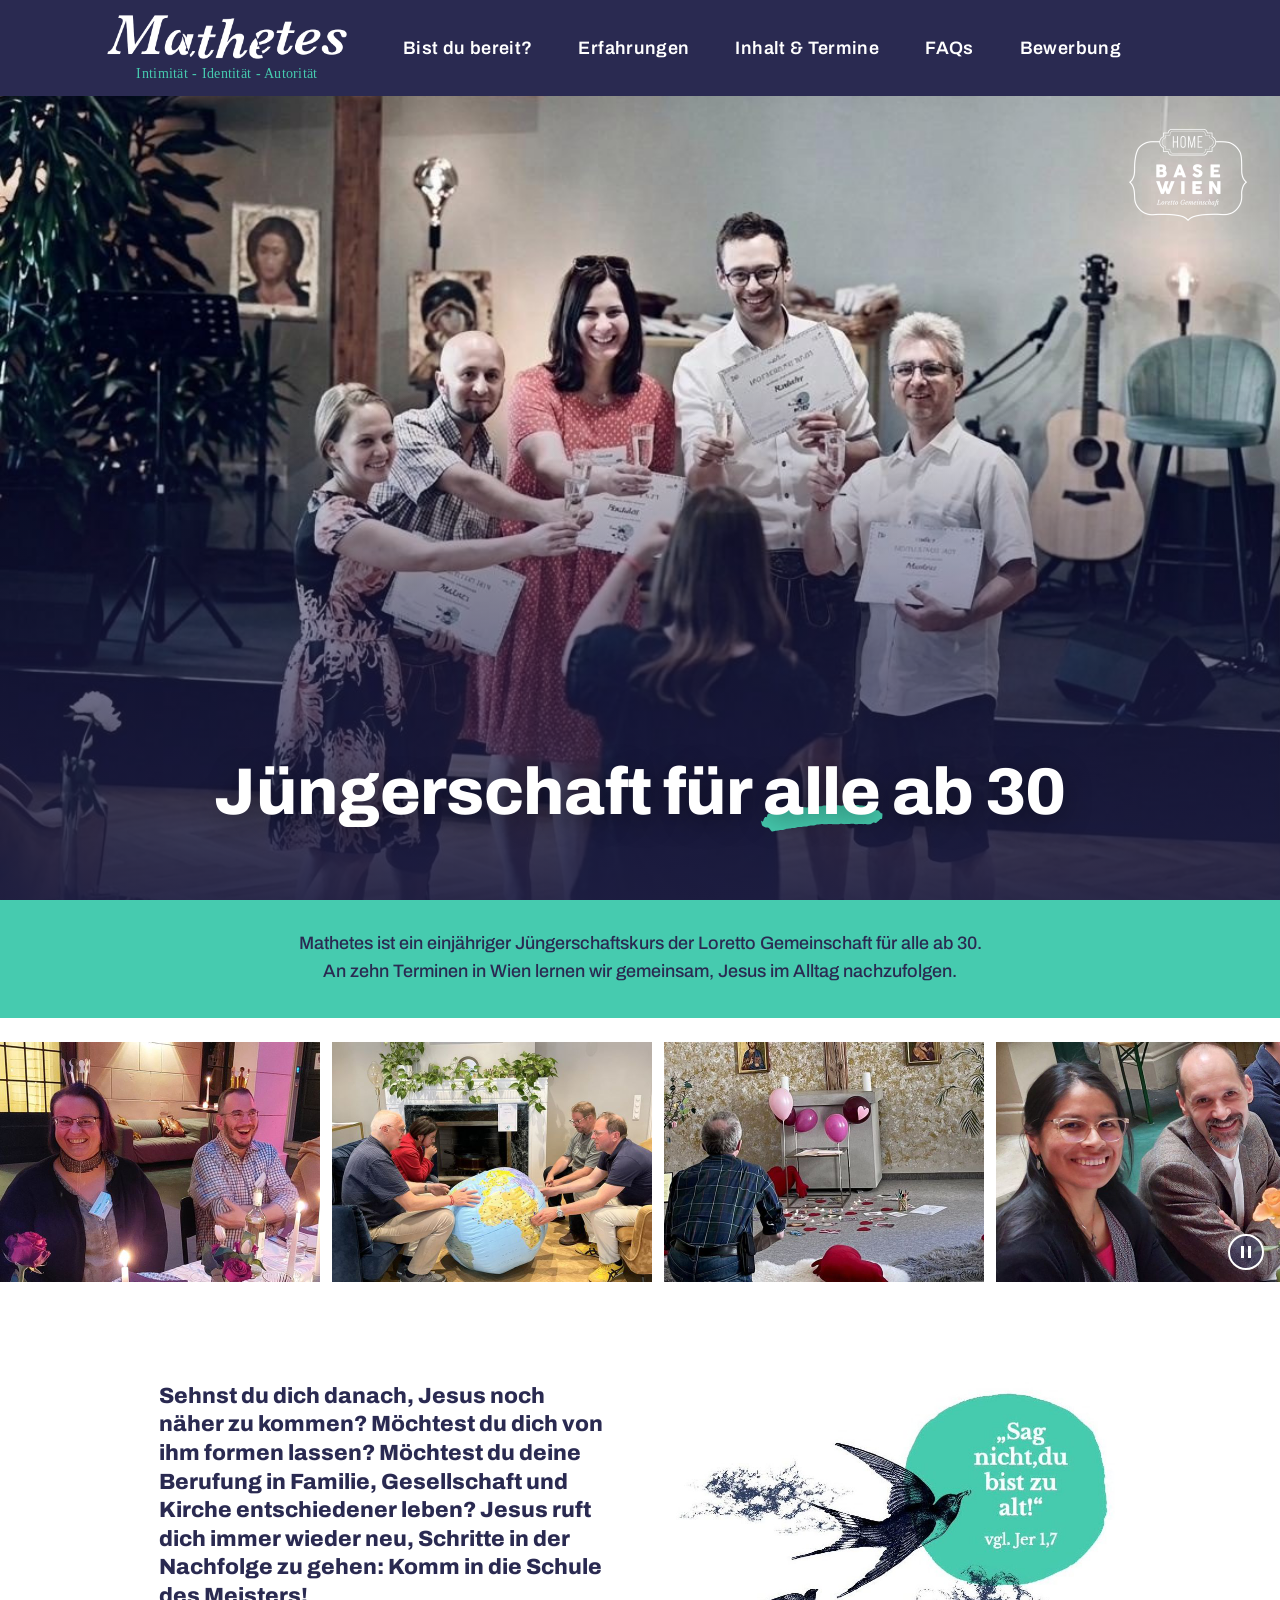
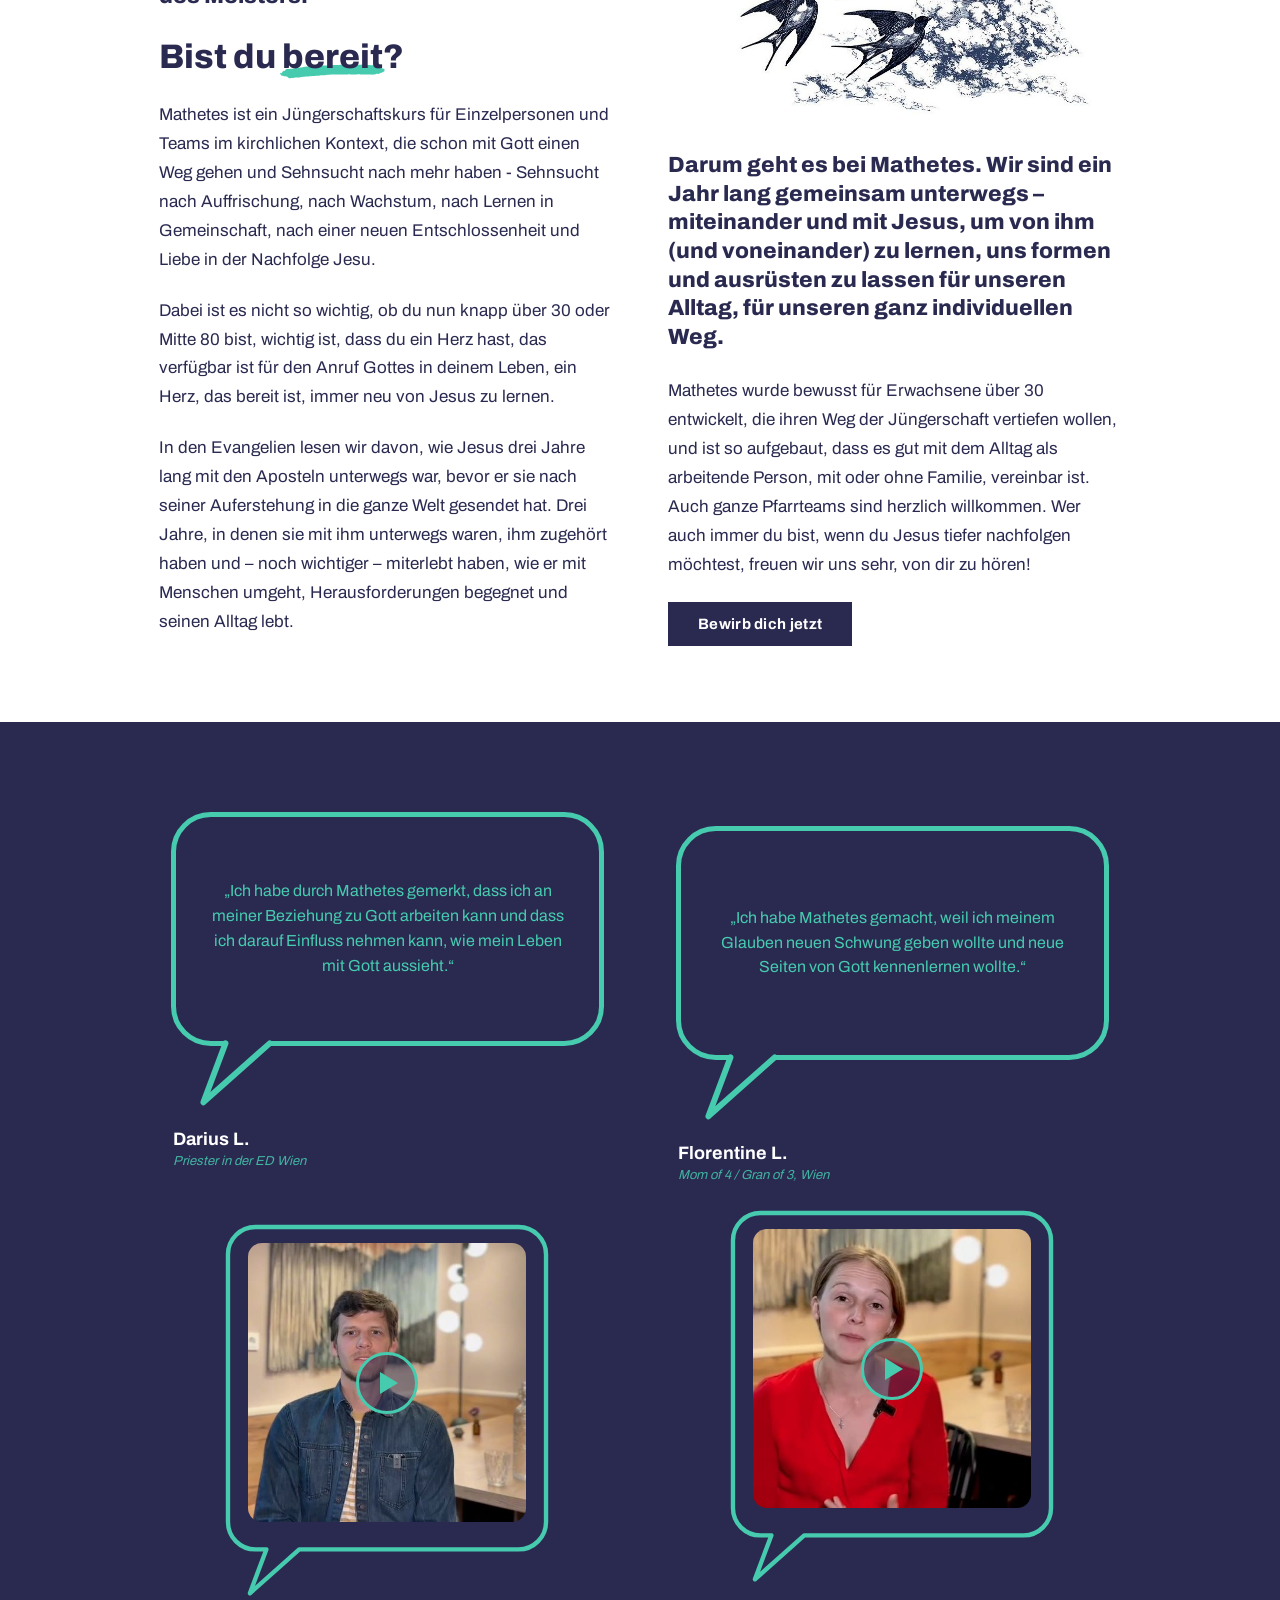
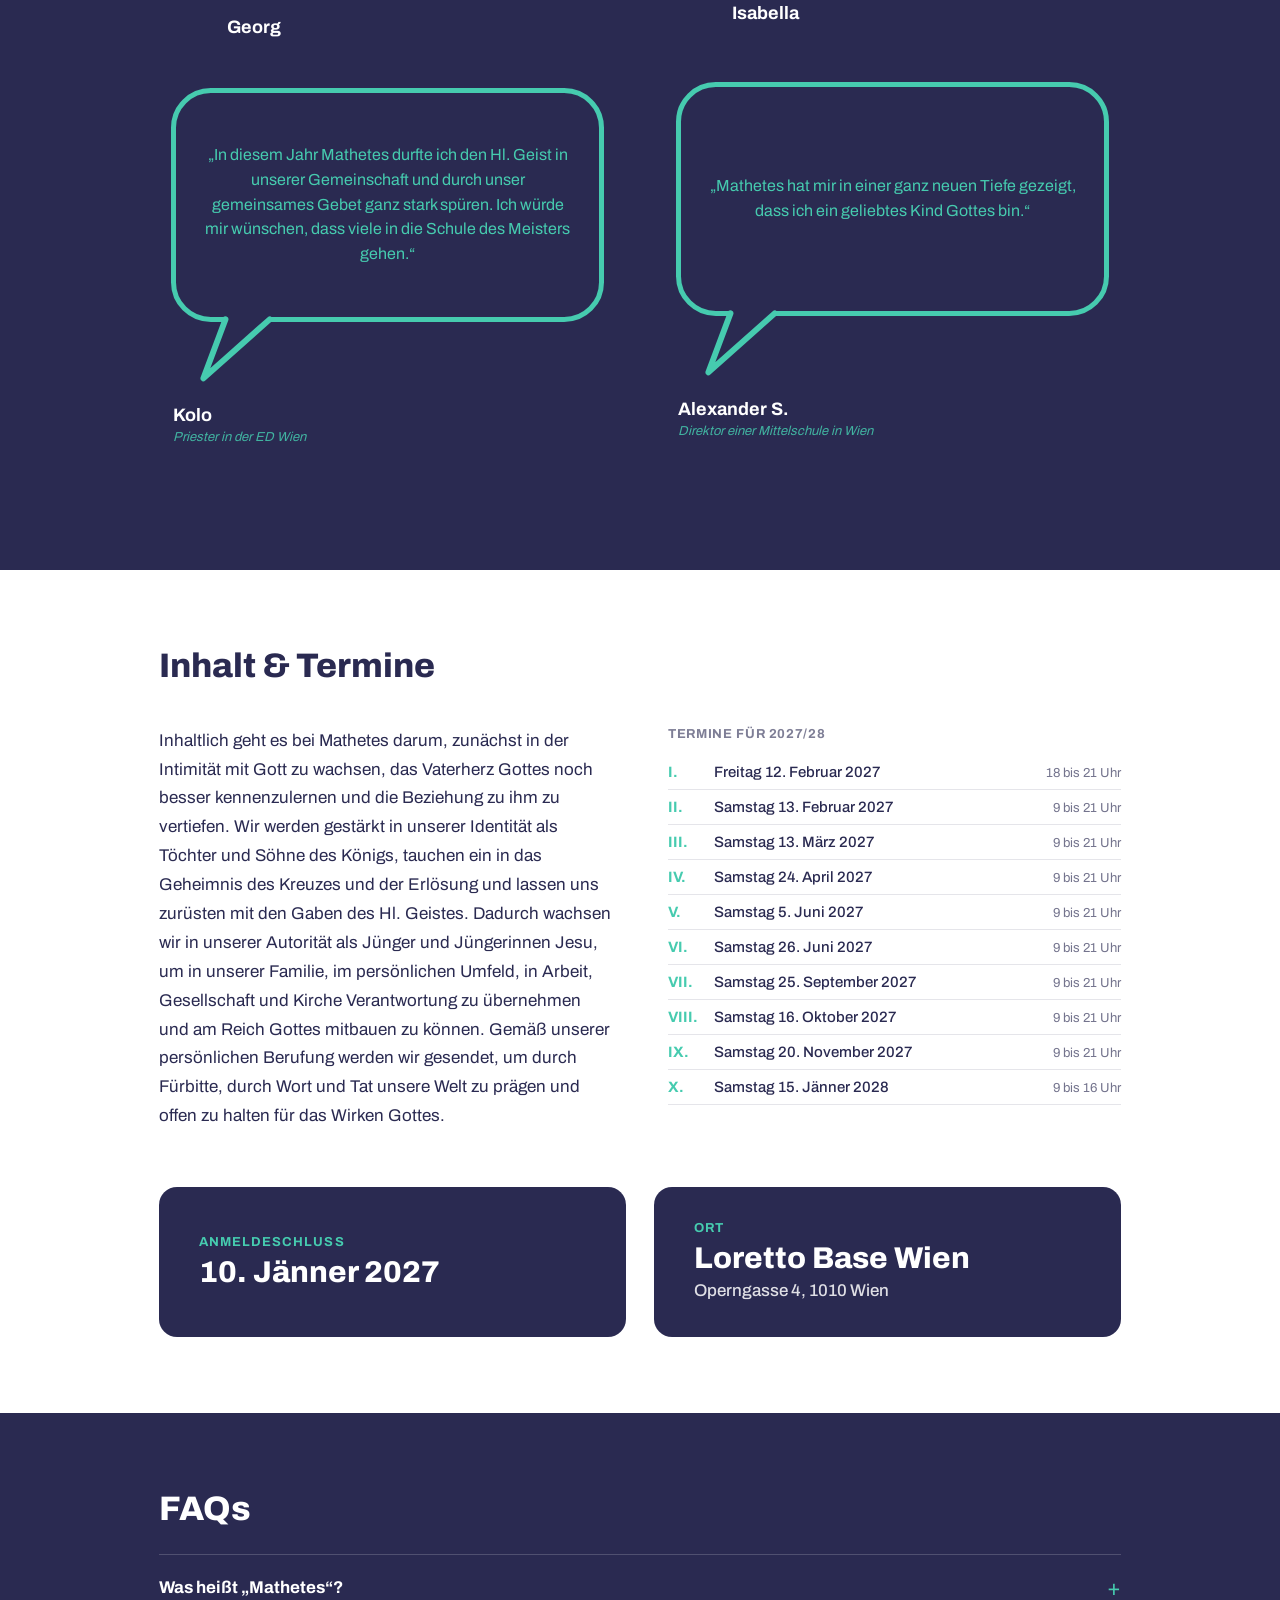
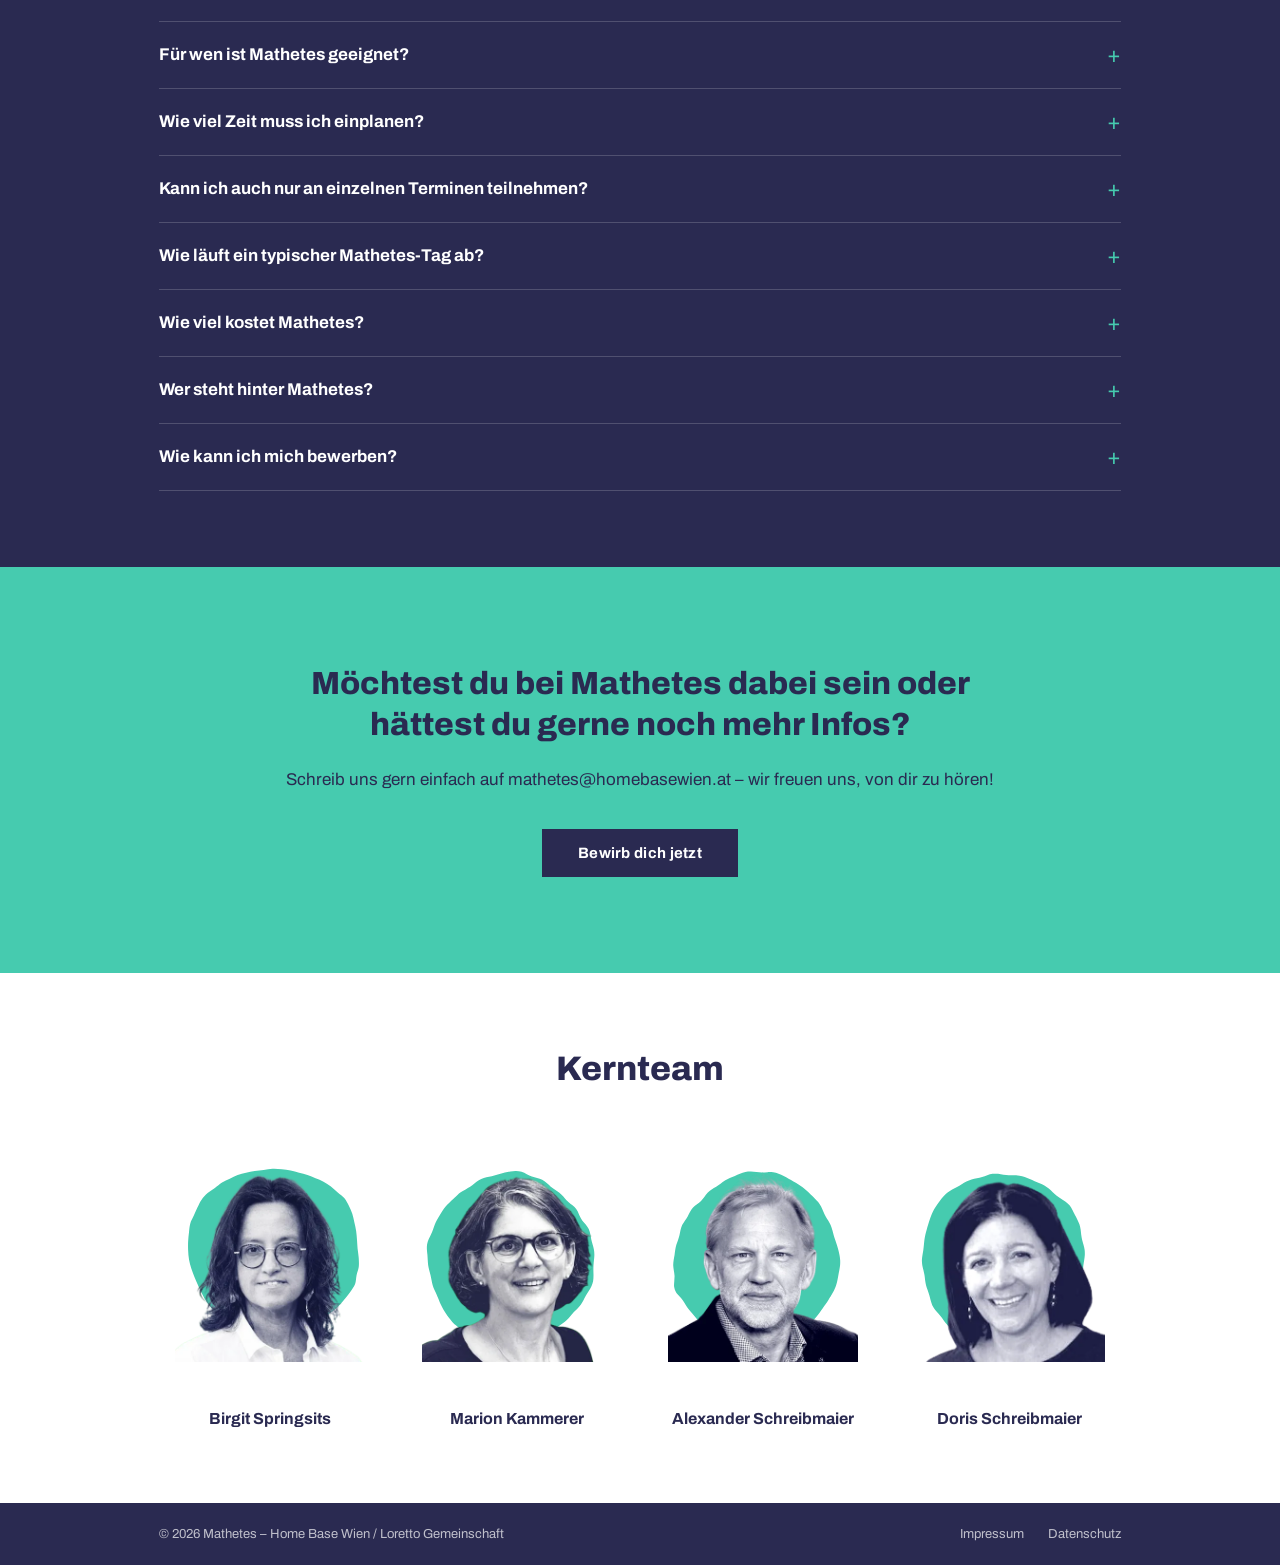
<file: index.html>
<!doctype html>
<html lang="de">
<head>
<meta charset="utf-8">
<meta name="viewport" content="width=device-width, initial-scale=1">
<title>Mathetes – Eine Jüngerschaftsschulung für alle ab 30</title>
<meta name="description" content="Mathetes ist ein einjähriger Jüngerschaftskurs für alle ab 30 – ein Apostolat der Loretto Gemeinschaft in Wien.">
<meta name="theme-color" content="#2a2a51">
<link rel="preload" href="assets/fonts/archivo-latin.woff2" as="font" type="font/woff2" crossorigin>
<link rel="stylesheet" href="css/styles.css">
<script src="js/main.js" defer></script>
</head>
<body>

<header class="site-header">
  <div class="site-header__inner container">
    <a class="site-header__logo" href="#top" aria-label="Mathetes – zum Seitenanfang">
      <img src="assets/logo-wordmark.png" alt="Mathetes" width="778" height="142">
      <span class="site-header__tagline">Intimität - Identität - Autorität</span>
    </a>
    <button class="nav-toggle" type="button" aria-expanded="false" aria-controls="site-nav" aria-label="Menü öffnen">
      <span class="nav-toggle__bar"></span>
      <span class="nav-toggle__bar"></span>
      <span class="nav-toggle__bar"></span>
    </button>
    <nav class="site-nav" id="site-nav" aria-label="Hauptnavigation">
      <a href="#bereit">Bist du bereit?</a>
      <a href="#erfahrungen">Erfahrungen</a>
      <a href="#termine">Inhalt &amp; Termine</a>
      <a href="#faqs">FAQs</a>
      <a href="#kontakt">Bewerbung</a>
    </nav>
  </div>
</header>

<main id="top">

<section class="hero">
  <picture><source srcset="assets/home-badge.webp" type="image/webp"><img class="hero__badge" src="assets/home-badge.png" alt="Home Base Wien - Loretto Gemeinschaft" width="240" height="188"></picture>
  <div class="hero__inner container">
    <h1 class="hero__title">Jüngerschaft für <span class="swash"><svg viewBox="0 0 600 200" preserveAspectRatio="none" aria-hidden="true" focusable="false"><path id="swash-path" fill="#46cbaf" d="M 36.47,144.74 C 38.70,149.60 42.08,149.01 44.75,150.50 C 47.41,152.00 49.99,153.07 52.46,153.69 C 54.93,154.30 57.06,153.32 59.58,154.19 C 62.11,155.05 64.61,155.80 67.60,158.88 C 70.60,161.96 74.76,170.48 77.56,172.66 C 80.35,174.85 82.12,172.29 84.37,171.98 C 86.63,171.67 88.83,171.15 91.07,170.79 C 93.31,170.44 95.59,170.29 97.82,169.88 C 100.04,169.47 102.22,168.84 104.42,168.35 C 106.62,167.87 108.80,167.24 111.04,166.95 C 113.28,166.66 115.58,166.69 117.86,166.60 C 120.13,166.51 122.46,166.70 124.69,166.42 C 126.92,166.14 129.10,165.58 131.25,164.92 C 133.40,164.27 135.47,163.19 137.61,162.48 C 139.75,161.77 141.90,161.13 144.08,160.68 C 146.27,160.23 148.52,160.10 150.72,159.78 C 152.93,159.45 155.13,159.12 157.32,158.73 C 159.51,158.33 161.66,157.75 163.85,157.42 C 166.05,157.08 168.27,156.89 170.49,156.72 C 172.71,156.56 174.97,156.68 177.17,156.42 C 179.37,156.17 181.54,155.76 183.68,155.20 C 185.83,154.63 187.90,153.65 190.03,153.05 C 192.16,152.45 194.30,151.86 196.49,151.61 C 198.67,151.35 200.93,151.54 203.15,151.52 C 205.37,151.50 207.61,151.65 209.80,151.48 C 211.99,151.32 214.14,150.89 216.30,150.55 C 218.46,150.20 220.60,149.73 222.76,149.42 C 224.92,149.10 227.10,148.98 229.26,148.66 C 231.42,148.34 233.57,148.00 235.69,147.47 C 237.82,146.94 239.90,146.06 242.02,145.46 C 244.14,144.87 246.25,144.19 248.40,143.89 C 250.55,143.59 252.76,143.71 254.94,143.67 C 257.12,143.63 259.33,143.86 261.49,143.66 C 263.65,143.46 265.77,142.96 267.90,142.46 C 270.02,141.95 272.11,141.11 274.24,140.61 C 276.37,140.11 278.51,139.75 280.66,139.45 C 282.80,139.15 284.97,139.08 287.12,138.83 C 289.27,138.57 291.41,138.19 293.56,137.93 C 295.71,137.66 297.85,137.27 300.01,137.23 C 302.17,137.18 304.36,137.45 306.54,137.66 C 308.72,137.87 310.92,138.40 313.09,138.50 C 315.26,138.59 317.41,138.46 319.56,138.21 C 321.70,137.97 323.82,137.30 325.97,137.03 C 328.11,136.76 330.26,136.56 332.42,136.59 C 334.58,136.63 336.76,137.06 338.93,137.27 C 341.09,137.47 343.26,137.74 345.42,137.84 C 347.58,137.93 349.73,137.80 351.89,137.85 C 354.04,137.90 356.20,137.99 358.36,138.13 C 360.52,138.27 362.68,138.65 364.83,138.69 C 366.99,138.72 369.14,138.63 371.29,138.35 C 373.44,138.07 375.59,137.35 377.74,137.00 C 379.89,136.65 382.05,136.26 384.21,136.24 C 386.37,136.22 388.53,136.64 390.70,136.86 C 392.86,137.08 395.02,137.52 397.18,137.59 C 399.34,137.66 401.51,137.45 403.67,137.30 C 405.84,137.15 408.01,136.80 410.18,136.68 C 412.34,136.57 414.51,136.64 416.68,136.60 C 418.86,136.57 421.03,136.62 423.20,136.48 C 425.38,136.34 427.56,135.94 429.74,135.78 C 431.92,135.61 434.11,135.37 436.29,135.50 C 438.46,135.63 440.63,136.17 442.80,136.57 C 444.97,136.98 447.13,137.68 449.31,137.92 C 451.48,138.15 453.67,138.11 455.86,137.99 C 458.05,137.88 460.27,137.38 462.46,137.22 C 464.66,137.07 466.86,137.01 469.05,137.05 C 471.25,137.10 473.43,137.41 475.63,137.49 C 477.82,137.58 480.03,137.58 482.23,137.57 C 484.43,137.55 486.65,137.36 488.85,137.43 C 491.06,137.50 493.25,137.77 495.45,138.00 C 497.65,138.23 499.83,138.73 502.04,138.80 C 504.25,138.86 506.48,138.70 508.71,138.40 C 510.95,138.10 513.17,138.07 515.46,136.98 C 517.75,135.89 520.16,133.02 522.46,131.85 C 524.76,130.69 527.04,129.98 529.27,129.99 C 531.50,130.00 533.57,132.51 535.85,131.93 C 538.12,131.35 540.56,128.25 542.91,126.53 C 545.26,124.81 547.56,123.88 549.96,121.60 C 552.35,119.33 554.89,114.83 557.27,112.85 C 559.65,110.87 562.81,114.00 564.22,109.70 C 565.63,105.40 566.56,91.47 565.73,87.07 C 564.90,82.67 561.36,85.16 559.24,83.32 C 557.11,81.49 555.08,78.26 552.98,76.06 C 550.87,73.86 548.81,71.07 546.62,70.14 C 544.43,69.20 541.97,72.43 539.84,70.45 C 537.71,68.47 536.01,59.79 533.86,58.26 C 531.70,56.73 529.09,62.12 526.89,61.27 C 524.68,60.42 522.76,54.87 520.60,53.16 C 518.44,51.45 516.16,51.58 513.92,51.01 C 511.69,50.44 509.44,50.00 507.18,49.75 C 504.93,49.50 502.64,49.64 500.37,49.52 C 498.11,49.40 495.84,49.28 493.57,49.02 C 491.31,48.77 489.05,48.26 486.79,47.97 C 484.52,47.68 482.25,47.45 479.97,47.28 C 477.70,47.10 475.41,47.16 473.14,46.92 C 470.86,46.69 468.59,46.31 466.32,45.86 C 464.05,45.41 461.79,44.60 459.51,44.23 C 457.23,43.86 454.95,43.59 452.65,43.64 C 450.35,43.68 448.04,44.23 445.73,44.51 C 443.43,44.80 441.12,45.24 438.82,45.35 C 436.52,45.45 434.22,45.23 431.93,45.13 C 429.63,45.03 427.34,44.76 425.03,44.73 C 422.73,44.70 420.43,44.89 418.12,44.95 C 415.82,45.01 413.52,45.14 411.21,45.10 C 408.91,45.06 406.60,44.77 404.30,44.72 C 401.99,44.67 399.68,44.59 397.37,44.80 C 395.06,45.02 392.76,45.63 390.45,46.02 C 388.14,46.40 385.84,46.97 383.53,47.09 C 381.22,47.21 378.91,46.95 376.60,46.71 C 374.28,46.47 371.96,45.87 369.64,45.66 C 367.32,45.44 365.00,45.39 362.69,45.43 C 360.37,45.46 358.06,45.78 355.75,45.87 C 353.43,45.96 351.11,45.96 348.79,45.98 C 346.47,46.00 344.14,45.87 341.83,46.01 C 339.51,46.14 337.20,46.50 334.89,46.79 C 332.58,47.08 330.28,47.60 327.96,47.74 C 325.65,47.87 323.32,47.74 320.98,47.57 C 318.64,47.41 316.28,46.86 313.94,46.77 C 311.61,46.67 309.28,46.72 306.96,47.01 C 304.65,47.30 302.37,48.05 300.07,48.53 C 297.77,49.00 295.48,49.55 293.17,49.86 C 290.86,50.18 288.53,50.23 286.21,50.43 C 283.89,50.64 281.57,50.82 279.26,51.09 C 276.95,51.37 274.66,51.86 272.34,52.08 C 270.02,52.30 267.69,52.43 265.35,52.42 C 263.01,52.42 260.63,52.07 258.29,52.07 C 255.94,52.07 253.60,52.11 251.29,52.45 C 248.98,52.78 246.72,53.57 244.43,54.08 C 242.14,54.59 239.88,55.26 237.56,55.52 C 235.24,55.79 232.88,55.69 230.53,55.67 C 228.18,55.65 225.79,55.38 223.44,55.41 C 221.09,55.44 218.76,55.66 216.43,55.85 C 214.10,56.04 211.78,56.37 209.45,56.54 C 207.11,56.71 204.75,56.69 202.41,56.87 C 200.08,57.05 197.73,57.18 195.44,57.62 C 193.14,58.07 190.91,58.89 188.65,59.55 C 186.39,60.21 184.17,61.11 181.88,61.59 C 179.59,62.06 177.26,62.22 174.92,62.41 C 172.59,62.59 170.19,62.42 167.87,62.68 C 165.55,62.95 163.26,63.39 160.99,63.98 C 158.73,64.58 156.53,65.54 154.29,66.26 C 152.06,66.98 149.82,67.67 147.56,68.30 C 145.31,68.92 143.03,69.36 140.78,70.01 C 138.54,70.67 136.32,71.46 134.10,72.21 C 131.88,72.97 129.70,73.94 127.45,74.54 C 125.20,75.14 122.91,75.51 120.60,75.80 C 118.29,76.09 115.90,75.98 113.60,76.28 C 111.29,76.58 109.00,76.97 106.77,77.61 C 104.54,78.25 102.39,79.34 100.19,80.14 C 97.99,80.93 95.81,81.82 93.57,82.41 C 91.33,82.99 89.02,83.26 86.75,83.66 C 84.47,84.06 82.17,84.34 79.90,84.80 C 77.64,85.25 75.51,86.33 73.16,86.38 C 70.81,86.43 68.03,84.47 65.81,85.09 C 63.58,85.71 61.52,87.07 59.81,90.09 C 58.10,93.10 57.45,100.95 55.58,103.18 C 53.70,105.40 50.59,101.87 48.58,103.43 C 46.58,105.00 45.09,108.98 43.52,112.55 C 41.96,116.13 41.20,123.44 39.18,124.90 C 37.15,126.36 31.82,118.03 31.37,121.33 C 30.92,124.64 34.24,139.88 36.47,144.74 Z"></path></svg><span>alle</span></span> ab 30</h1>
  </div>
</section>

<div class="intro-band">
  <div class="container">
    <p class="intro-band__text">Mathetes ist ein einjähriger Jüngerschaftskurs der Loretto Gemeinschaft für alle ab 30.<br class="intro-band__break"> An zehn Terminen in Wien lernen wir gemeinsam, Jesus im Alltag nachzufolgen.</p>
  </div>
</div>

<div class="photo-strip" data-marquee>
  <div class="photo-strip__track" tabindex="0" aria-label="Impressionen aus Mathetes-Jahrgängen">
    <img src="assets/carousel-01.jpg" alt="Impression aus einem Mathetes-Jahrgang" width="320" height="240">
    <img src="assets/carousel-02.jpg" alt="Impression aus einem Mathetes-Jahrgang" width="320" height="240">
    <img src="assets/carousel-03.jpg" alt="Impression aus einem Mathetes-Jahrgang" width="320" height="240">
    <img src="assets/carousel-04.jpg" alt="Impression aus einem Mathetes-Jahrgang" width="320" height="240">
    <img src="assets/carousel-05.jpg" alt="Impression aus einem Mathetes-Jahrgang" width="320" height="240">
    <img src="assets/carousel-06.jpg" alt="Impression aus einem Mathetes-Jahrgang" width="320" height="240">
    <img src="assets/carousel-07.jpg" alt="Impression aus einem Mathetes-Jahrgang" width="320" height="240">
    <img src="assets/carousel-08.jpg" alt="Impression aus einem Mathetes-Jahrgang" width="320" height="240">
    <img src="assets/carousel-09.jpg" alt="Impression aus einem Mathetes-Jahrgang" width="320" height="240">
    <img src="assets/carousel-10.jpg" alt="Impression aus einem Mathetes-Jahrgang" width="320" height="240">
  </div>
  <button class="photo-strip__pause" type="button" aria-pressed="false" aria-label="Bildlauf anhalten" hidden>
    <svg viewBox="0 0 36 36" aria-hidden="true" focusable="false">
      <circle class="photo-strip__pause-bg" cx="18" cy="18" r="17"/>
      <path class="photo-strip__pause-icon photo-strip__pause-bars" d="M13 12h3v12h-3zM20 12h3v12h-3z"/>
      <path class="photo-strip__pause-icon photo-strip__pause-play" d="M14 11l11 7-11 7z"/>
    </svg>
  </button>
</div>

<section class="section section--light intro" id="bereit">
  <div class="container two-col">
    <div>
      <p class="lead">Sehnst du dich danach, Jesus noch näher zu kommen? Möchtest du dich von ihm formen lassen? Möchtest du deine Berufung in Familie, Gesellschaft und Kirche entschiedener leben? Jesus ruft dich immer wieder neu, Schritte in der Nachfolge zu gehen: Komm in die Schule des Meisters!</p>
      <h2 class="section-title">Bist du <span class="swash"><svg viewBox="0 0 600 200" preserveAspectRatio="none" aria-hidden="true" focusable="false"><use href="#swash-path"/></svg><span>bereit</span></span>?</h2>
      <p class="body-text">Mathetes ist ein Jüngerschaftskurs für Einzelpersonen und Teams im kirchlichen Kontext, die schon mit Gott einen Weg gehen und Sehnsucht nach mehr haben - Sehnsucht nach Auffrischung, nach Wachstum, nach Lernen in Gemeinschaft, nach einer neuen Entschlossenheit und Liebe in der Nachfolge Jesu.</p>
      <p class="body-text">Dabei ist es nicht so wichtig, ob du nun knapp über 30 oder Mitte 80 bist, wichtig ist, dass du ein Herz hast, das verfügbar ist für den Anruf Gottes in deinem Leben, ein Herz, das bereit ist, immer neu von Jesus zu lernen.</p>
      <p class="body-text">In den Evangelien lesen wir davon, wie Jesus drei Jahre lang mit den Aposteln unterwegs war, bevor er sie nach seiner Auferstehung in die ganze Welt gesendet hat. Drei Jahre, in denen sie mit ihm unterwegs waren, ihm zugehört haben und – noch wichtiger – miterlebt haben, wie er mit Menschen umgeht, Herausforderungen begegnet und seinen Alltag lebt.</p>
    </div>
    <div>
      <img class="intro__illustration" src="assets/bird-illustration.jpg" alt="Illustration: Schwalben mit dem Zitat 'Sag nicht, du bist zu alt!' (Jer 1,7)" width="893" height="673" loading="lazy">
      <p class="lead">Darum geht es bei Mathetes. Wir sind ein Jahr lang gemeinsam unterwegs – miteinander und mit Jesus, um von ihm (und voneinander) zu lernen, uns formen und ausrüsten zu lassen für unseren Alltag, für unseren ganz individuellen Weg.</p>
      <p class="body-text">Mathetes wurde bewusst für Erwachsene über 30 entwickelt, die ihren Weg der Jüngerschaft vertiefen wollen, und ist so aufgebaut, dass es gut mit dem Alltag als arbeitende Person, mit oder ohne Familie, vereinbar ist. Auch ganze Pfarrteams sind herzlich willkommen. Wer auch immer du bist, wenn du Jesus tiefer nachfolgen möchtest, freuen wir uns sehr, von dir zu hören!</p>
      <a class="btn" href="mailto:mathetes@homebasewien.at">Bewirb dich jetzt</a>
    </div>
  </div>
</section>

<section class="section section--dark testimonials" id="erfahrungen" aria-label="Erfahrungen">
  <div class="container testimonials__grid">
    <figure class="testimonial">
      <div class="bubble">
        <div class="bubble__content">
          <blockquote class="bubble__quote">&bdquo;Ich habe durch Mathetes gemerkt, dass ich an meiner Beziehung zu Gott arbeiten kann und dass ich darauf Einfluss nehmen kann, wie mein Leben mit Gott aussieht.&ldquo;</blockquote>
        </div>
        <svg class="bubble__tail" viewBox="50 320 110 100" aria-hidden="true" focusable="false"><rect x="92" y="324" width="56" height="12"/><path d="M 150,330 L 60,410 L 90,330"/></svg>
      </div>
      <figcaption class="bubble__author"><span class="bubble__name">Darius L.</span> <span class="bubble__role">Priester in der ED Wien</span></figcaption>
    </figure>
    <figure class="testimonial">
      <div class="bubble">
        <div class="bubble__content">
          <blockquote class="bubble__quote">&bdquo;Ich habe Mathetes gemacht, weil ich meinem Glauben neuen Schwung geben wollte und neue Seiten von Gott kennenlernen wollte.&ldquo;</blockquote>
        </div>
        <svg class="bubble__tail" viewBox="50 320 110 100" aria-hidden="true" focusable="false"><rect x="92" y="324" width="56" height="12"/><path d="M 150,330 L 60,410 L 90,330"/></svg>
      </div>
      <figcaption class="bubble__author"><span class="bubble__name">Florentine L.</span> <span class="bubble__role">Mom of 4 / Gran of 3, Wien</span></figcaption>
    </figure>
    <figure class="video-bubble">
      <svg viewBox="0 0 620 708" aria-hidden="true" focusable="false"><path d="M 70,20 L 550,20 A 50,50 0 0 1 600,70 L 600,558 A 50,50 0 0 1 550,608 L 150,608 L 60,688 L 90,608 L 70,608 A 50,50 0 0 1 20,558 L 20,70 A 50,50 0 0 1 70,20 Z" fill="none" stroke="#46cbaf" stroke-width="8" stroke-linejoin="round" stroke-linecap="round"/></svg>
      <a class="video-bubble__frame" href="assets/video/georg.mp4" data-poster="assets/video-still-georg.jpg" data-aspect="480 / 848" aria-haspopup="dialog" aria-label="Video von Georg abspielen (1:17)">
        <img src="assets/video-thumb-georg.jpg" alt="" width="471" height="471" loading="lazy">
        <span class="play-icon" aria-hidden="true"></span>
      </a>
      <figcaption class="video-bubble__caption"><span class="bubble__name">Georg</span></figcaption>
    </figure>
    <figure class="video-bubble">
      <svg viewBox="0 0 620 708" aria-hidden="true" focusable="false"><path d="M 70,20 L 550,20 A 50,50 0 0 1 600,70 L 600,558 A 50,50 0 0 1 550,608 L 150,608 L 60,688 L 90,608 L 70,608 A 50,50 0 0 1 20,558 L 20,70 A 50,50 0 0 1 70,20 Z" fill="none" stroke="#46cbaf" stroke-width="8" stroke-linejoin="round" stroke-linecap="round"/></svg>
      <a class="video-bubble__frame" href="assets/video/isabella.mp4" data-poster="assets/video-still-isabella.jpg" data-aspect="480 / 848" aria-haspopup="dialog" aria-label="Video von Isabella abspielen (1:44)">
        <img src="assets/video-thumb-isabella.jpg" alt="" width="471" height="471" loading="lazy">
        <span class="play-icon" aria-hidden="true"></span>
      </a>
      <figcaption class="video-bubble__caption"><span class="bubble__name">Isabella</span></figcaption>
    </figure>
    <figure class="testimonial">
      <div class="bubble">
        <div class="bubble__content">
          <blockquote class="bubble__quote">&bdquo;In diesem Jahr Mathetes durfte ich den Hl. Geist in unserer Gemeinschaft und durch unser gemeinsames Gebet ganz stark spüren. Ich würde mir wünschen, dass viele in die Schule des Meisters gehen.&ldquo;</blockquote>
        </div>
        <svg class="bubble__tail" viewBox="50 320 110 100" aria-hidden="true" focusable="false"><rect x="92" y="324" width="56" height="12"/><path d="M 150,330 L 60,410 L 90,330"/></svg>
      </div>
      <figcaption class="bubble__author"><span class="bubble__name">Kolo</span> <span class="bubble__role">Priester in der ED Wien</span></figcaption>
    </figure>
    <figure class="testimonial">
      <div class="bubble">
        <div class="bubble__content">
          <blockquote class="bubble__quote">&bdquo;Mathetes hat mir in einer ganz neuen Tiefe gezeigt, dass ich ein geliebtes Kind Gottes bin.&ldquo;</blockquote>
        </div>
        <svg class="bubble__tail" viewBox="50 320 110 100" aria-hidden="true" focusable="false"><rect x="92" y="324" width="56" height="12"/><path d="M 150,330 L 60,410 L 90,330"/></svg>
      </div>
      <figcaption class="bubble__author"><span class="bubble__name">Alexander S.</span> <span class="bubble__role">Direktor einer Mittelschule in Wien</span></figcaption>
    </figure>
  </div>
</section>

<section class="section section--light schedule" id="termine">
  <div class="container">
    <h2 class="section-title">Inhalt &amp; Termine</h2>
    <div class="two-col">
      <div>
        <p class="body-text">Inhaltlich geht es bei Mathetes darum, zunächst in der Intimität mit Gott zu wachsen, das Vaterherz Gottes noch besser kennenzulernen und die Beziehung zu ihm zu vertiefen. Wir werden gestärkt in unserer Identität als Töchter und Söhne des Königs, tauchen ein in das Geheimnis des Kreuzes und der Erlösung und lassen uns zurüsten mit den Gaben des Hl. Geistes. Dadurch wachsen wir in unserer Autorität als Jünger und Jüngerinnen Jesu, um in unserer Familie, im persönlichen Umfeld, in Arbeit, Gesellschaft und Kirche Verantwortung zu übernehmen und am Reich Gottes mitbauen zu können. Gemäß unserer persönlichen Berufung werden wir gesendet, um durch Fürbitte, durch Wort und Tat unsere Welt zu prägen und offen zu halten für das Wirken Gottes.</p>
      </div>
      <div>
        <h3 class="dates__heading">Termine für 2027/28</h3>
        <ul class="dates">
          <li><span class="dates__num">I.</span><span class="dates__day">Freitag 12. Februar 2027</span><span class="dates__time">18 bis 21 Uhr</span></li>
          <li><span class="dates__num">II.</span><span class="dates__day">Samstag 13. Februar 2027</span><span class="dates__time">9 bis 21 Uhr</span></li>
          <li><span class="dates__num">III.</span><span class="dates__day">Samstag 13. März 2027</span><span class="dates__time">9 bis 21 Uhr</span></li>
          <li><span class="dates__num">IV.</span><span class="dates__day">Samstag 24. April 2027</span><span class="dates__time">9 bis 21 Uhr</span></li>
          <li><span class="dates__num">V.</span><span class="dates__day">Samstag 5. Juni 2027</span><span class="dates__time">9 bis 21 Uhr</span></li>
          <li><span class="dates__num">VI.</span><span class="dates__day">Samstag 26. Juni 2027</span><span class="dates__time">9 bis 21 Uhr</span></li>
          <li><span class="dates__num">VII.</span><span class="dates__day">Samstag 25. September 2027</span><span class="dates__time">9 bis 21 Uhr</span></li>
          <li><span class="dates__num">VIII.</span><span class="dates__day">Samstag 16. Oktober 2027</span><span class="dates__time">9 bis 21 Uhr</span></li>
          <li><span class="dates__num">IX.</span><span class="dates__day">Samstag 20. November 2027</span><span class="dates__time">9 bis 21 Uhr</span></li>
          <li><span class="dates__num">X.</span><span class="dates__day">Samstag 15. Jänner 2028</span><span class="dates__time">9 bis 16 Uhr</span></li>
        </ul>
      </div>
    </div>
    <div class="key-facts key-facts--badged">
      <div class="key-facts__card">
        <p class="key-facts__label">Anmeldeschluss</p>
        <p class="key-facts__value">10. Jänner 2027</p>
        <p class="key-facts__badge" data-expires="2026-11-16T00:00:00+01:00">
          <svg viewBox="90 40 470 450" aria-hidden="true" focusable="false">
            <defs><path id="key-facts-arc" d="M 195,272 A 128,128 0 0 1 451,272"/></defs>
            <path fill="#46cbaf" d="M 321.00,72.00 C 313.97,72.29 307.21,73.90 300.27,74.73 C 293.32,75.57 286.19,75.96 279.34,77.00 C 272.48,78.04 265.76,79.42 259.13,81.00 C 252.49,82.58 245.85,84.14 239.53,86.47 C 233.21,88.80 227.28,92.09 221.20,95.00 C 215.11,97.91 208.84,100.36 203.04,103.96 C 197.24,107.56 192.00,112.50 186.41,116.59 C 180.81,120.69 174.72,123.89 169.48,128.52 C 164.25,133.15 158.98,138.74 155.00,144.39 C 151.02,150.03 148.59,156.31 145.63,162.37 C 142.67,168.43 140.01,174.62 137.24,180.76 C 134.47,186.90 130.87,192.70 129.00,199.22 C 127.13,205.73 126.83,212.90 126.00,219.84 C 125.17,226.78 124.33,233.73 124.00,240.88 C 123.67,248.03 123.67,255.59 124.00,262.74 C 124.33,269.89 124.83,276.97 126.00,283.78 C 127.17,290.59 129.00,297.12 131.00,303.58 C 133.00,310.04 135.50,316.29 138.00,322.54 C 140.50,328.80 143.26,334.94 146.00,341.09 C 148.74,347.25 151.46,353.41 154.46,359.46 C 157.46,365.50 160.38,371.58 164.00,377.37 C 167.62,383.16 171.82,388.71 176.19,394.19 C 180.56,399.67 185.20,405.27 190.24,410.24 C 195.27,415.20 200.76,420.02 206.40,424.00 C 212.04,427.98 217.97,431.26 224.09,434.09 C 230.20,436.92 236.63,439.01 243.09,441.00 C 249.56,442.99 256.15,444.67 262.89,446.00 C 269.62,447.33 276.50,448.33 283.51,449.00 C 290.52,449.67 297.88,450.17 304.96,450.00 C 312.04,449.83 318.99,448.33 326.00,448.00 C 333.01,447.67 340.03,448.34 347.04,448.00 C 354.05,447.66 361.32,447.28 368.05,445.95 C 374.79,444.61 381.06,442.16 387.46,440.00 C 393.85,437.84 400.24,435.67 406.42,433.00 C 412.61,430.33 418.45,426.85 424.56,424.00 C 430.67,421.15 437.12,419.14 443.08,415.92 C 449.04,412.70 454.76,408.91 460.30,404.70 C 465.84,400.49 471.33,395.67 476.35,390.65 C 481.36,385.64 485.95,380.05 490.39,374.61 C 494.84,369.16 499.17,363.66 503.03,357.97 C 506.89,352.28 511.21,346.78 513.54,340.46 C 515.87,334.14 515.58,326.60 517.00,320.03 C 518.42,313.46 521.21,307.85 522.04,301.04 C 522.88,294.24 522.44,286.30 522.00,279.19 C 521.56,272.09 520.07,265.28 519.40,258.40 C 518.74,251.53 518.57,244.86 518.00,237.95 C 517.43,231.03 517.04,223.77 516.00,216.91 C 514.96,210.05 513.29,203.46 511.79,196.79 C 510.29,190.12 509.13,183.31 507.00,176.91 C 504.87,170.50 502.04,164.38 499.00,158.35 C 495.96,152.32 493.05,145.95 488.74,140.74 C 484.42,135.53 478.38,131.73 473.10,127.10 C 467.83,122.48 462.62,117.21 457.08,113.00 C 451.54,108.79 445.81,105.00 439.84,101.84 C 433.86,98.67 427.45,96.56 421.22,94.00 C 414.99,91.44 408.86,88.65 402.47,86.47 C 396.09,84.29 389.47,82.65 382.91,80.91 C 376.34,79.16 369.82,77.32 363.08,76.00 C 356.33,74.68 349.46,73.67 342.45,73.00 C 335.44,72.33 328.03,71.71 321.00,72.00 Z"/>
            <path class="key-facts__swirl" d="M 222,388 C 240,410 270,410 278,392 C 286,374 264,366 256,380 C 248,394 270,408 296,400 C 324,391 344,382 372,388 C 394,392 404,404 424,396"/>
            <path class="key-facts__swirl key-facts__swirl--thin" d="M 486,128 c 8,-14 20,-20 30,-12 c 8,7 -2,19 -10,12 M 470,104 l 6,-22 M 500,96 l 16,-14"/>
            <text class="key-facts__badge-arc"><textPath href="#key-facts-arc" startOffset="50%" text-anchor="middle">Frühbucherbonus</textPath></text>
            <text class="key-facts__badge-small" x="323" y="240" text-anchor="middle">bis zum</text>
            <text class="key-facts__badge-big" x="323" y="298" text-anchor="middle">15. November</text>
            <text class="key-facts__badge-small" x="323" y="340" text-anchor="middle">2026</text>
          </svg>
          <span class="visually-hidden">Frühbucherbonus bis 15. November 2026</span>
        </p>
      </div>
      <div class="key-facts__card">
        <p class="key-facts__label">Ort</p>
        <p class="key-facts__value">Loretto Base Wien</p>
        <p class="key-facts__detail">Operngasse 4, 1010 Wien</p>
      </div>
    </div>
  </div>
</section>

<section class="section section--dark" id="faqs">
  <div class="container">
    <h2 class="section-title">FAQs</h2>
    <div class="faq">
      <div class="faq__col">
        <div class="faq__item">
          <h3><button type="button" class="faq__toggle" aria-expanded="false" aria-controls="faq-0"><span>Was heißt „Mathetes“?</span><span class="faq__icon" aria-hidden="true">+</span></button></h3>
          <div class="faq__answer" id="faq-0" hidden>„Mathetes“ kommt aus dem (Alt-)Griechischen und ist das Wort, mit dem das Neue Testament die Jünger Jesu bezeichnet. Es bedeutet so etwas wie „Schüler“, „Student“ oder „Lehrling“. Am meisten wird diesem Begriff wohl das Konzept des Lehrlings gerecht, da es bei Jesus nie darum ging, etwas nur theoretisch vermittelt zu bekommen. Die Jünger Jesu lebten mit Jesus, sahen, was er tat, wie er seinen Alltag lebte, wie er mit verschiedenen Menschen umging und Herausforderungen begegnete, wie er Zeit mit seinem himmlischen Vater verbrachte. Und Jesus lud sie ein, mit ihm mitzuarbeiten, das zu tun, was sie ihn tun sahen. Das ist auch das Prinzip unseres Jüngerschaftsprogramms: mit Jesus unterwegs sein, von ihm lernen, das tun, was wir ihn tun sehen.</div>
        </div>
        <div class="faq__item">
          <h3><button type="button" class="faq__toggle" aria-expanded="false" aria-controls="faq-1"><span>Für wen ist Mathetes geeignet?</span><span class="faq__icon" aria-hidden="true">+</span></button></h3>
          <div class="faq__answer" id="faq-1" hidden>Mathetes ist ein Jüngerschaftsprogramm für alle ab 30 Jahren, die schon einen Weg mit Jesus gehen und Sehnsucht nach Vertiefung haben. In den letzten Jahren haben über 100 Personen im Alter von knapp über 30 bis Mitte 80 teilgenommen, Priester und Laien, Singles, Verheiratete, Mütter und Väter von größeren und kleineren Kindern, Menschen aus den verschiedensten Berufsgruppen. Manche Teilnehmer und Teilnehmerinnen sind mit der Loretto Gemeinschaft verbunden, andere kommen aus ganz anderen kirchlichen Kontexten, aus verschiedenen Pfarren oder Gemeinschaften. Mathetes ist ein katholisches Jüngerschaftsprogramm, die meisten TN und Vortragenden sind katholisch. Wenn du einer anderen christlichen Kirche angehörst, bist du aber ebenso herzlich willkommen.</div>
        </div>
        <div class="faq__item">
          <h3><button type="button" class="faq__toggle" aria-expanded="false" aria-controls="faq-2"><span>Wie viel Zeit muss ich einplanen?</span><span class="faq__icon" aria-hidden="true">+</span></button></h3>
          <div class="faq__answer" id="faq-2" hidden>Mathetes besteht aus 10 Terminen (einem Freitagabend und 9 Samstagen), die aufeinander aufbauen. Zwischen diesen Terminen sind wir eingeladen, kleine Aufgaben im Alltag umzusetzen, die sich jedoch gut integrieren lassen und kaum weiteren zeitlichen Raum beanspruchen.</div>
        </div>
        <div class="faq__item">
          <h3><button type="button" class="faq__toggle" aria-expanded="false" aria-controls="faq-3"><span>Kann ich auch nur an einzelnen Terminen teilnehmen?</span><span class="faq__icon" aria-hidden="true">+</span></button></h3>
          <div class="faq__answer" id="faq-3" hidden>Die Termine bauen aufeinander auf, daher ist eine Teilnahme an einzelnen Terminen nicht möglich. Natürlich kann es immer wieder vorkommen, dass man an einem Tag aus wichtigen Gründen verhindert ist. Falls du schon im Vorhinein weißt, dass du nicht an allen Terminen teilnehmen kannst, Mathetes aber trotzdem gern machen möchtest, melde dich bitte. Dann besprechen wir, ob eine Teilnahme in diesem Jahr für dich passt.</div>
        </div>
      </div>
      <div class="faq__col">
        <div class="faq__item">
          <h3><button type="button" class="faq__toggle" aria-expanded="false" aria-controls="faq-4"><span>Wie läuft ein typischer Mathetes-Tag ab?</span><span class="faq__icon" aria-hidden="true">+</span></button></h3>
          <div class="faq__answer" id="faq-4" hidden>Ein typischer Mathetes-Samstag beginnt um 9 Uhr mit einem richtig guten Frühstück. Nach einer Lobpreiszeit wechseln verschiedene Formate ab: Inputs von Menschen, denen die Themen, über die sie sprechen, ein Herzensanliegen sind, Zeugnisse über persönliche Glaubenserfahrungen, Kleingruppenzeiten zum persönlichen Austausch in einem sicheren Rahmen, „Workshops“, in denen das Gehörte auf individuelle (und oft kreative) Weise vertieft werden kann. Immer wieder feiern wir gemeinsam Eucharistie und haben die Gelegenheit zum Empfang der Beichte. Zentral sind auch die gemeinsamen Mahlzeiten und das Erleben von Gemeinschaft. Wir wollen gemeinsam diesen Weg gehen und Reich Gottes Kultur auch ganz praktisch miteinander leben.</div>
        </div>
        <div class="faq__item">
          <h3><button type="button" class="faq__toggle" aria-expanded="false" aria-controls="faq-5"><span>Wie viel kostet Mathetes?</span><span class="faq__icon" aria-hidden="true">+</span></button></h3>
          <div class="faq__answer" id="faq-5" hidden>Für den gesamten Kurs (10 Termine) bitten wir um einen Beitrag von 500 Euro (Frühbucherpreis 450 Euro). Mit den Beiträgen werden die Materialien, die Verpflegung, Beiträge zur Raummiete, Honorare für externe Referenten und Referentinnen und Initiativen zur Weiterentwicklung des Programms finanziert. Das Team bringt sich zum allergrößten Teil ehrenamtlich ein. Finanzielle Gründe sollen nie ausschlaggebend dafür sein, dass du nicht an Mathetes teilnehmen kannst. Falls du dazu Fragen hast, kannst du dich sehr gern an uns wenden.</div>
        </div>
        <div class="faq__item">
          <h3><button type="button" class="faq__toggle" aria-expanded="false" aria-controls="faq-6"><span>Wer steht hinter Mathetes?</span><span class="faq__icon" aria-hidden="true">+</span></button></h3>
          <div class="faq__answer" id="faq-6" hidden>Mathetes ist ein Apostolat der Loretto Gemeinschaft und somit Teil der katholischen Kirche mit einer Liebe zum gesamten Leib Christi. Informationen zu Loretto findest du auf www.loretto.at.</div>
        </div>
        <div class="faq__item">
          <h3><button type="button" class="faq__toggle" aria-expanded="false" aria-controls="faq-7"><span>Wie kann ich mich bewerben?</span><span class="faq__icon" aria-hidden="true">+</span></button></h3>
          <div class="faq__answer" id="faq-7" hidden>Wenn du noch Fragen hast oder dich für eine Teilnahme am nächsten Durchgang von Mathetes interessierst, schreib einfach ein Mail an mathetes@homebasewien.at. Anmeldeschluss für 2027/28 ist der 10. Jänner 2027, bei Anmeldung bis 15. November 2026 gilt der Frühbucherpreis von -10%.</div>
        </div>
      </div>
    </div>
  </div>
</section>

<section class="cta" id="kontakt">
  <div class="container">
    <div class="cta__inner">
      <h2 class="cta__title">Möchtest du bei Mathetes dabei sein oder hättest du gerne noch mehr Infos?</h2>
      <p class="cta__text">Schreib uns gern einfach auf mathetes@homebasewien.at – wir freuen uns, von dir zu hören!</p>
      <a class="btn btn--large" href="mailto:mathetes@homebasewien.at">Bewirb dich jetzt</a>
    </div>
  </div>
</section>

<section class="section section--light team" aria-labelledby="team-title">
  <div class="container">
    <h2 class="section-title" id="team-title">Kernteam</h2>
    <div class="team__grid">
      <div class="team-member">
        <div class="team-member__figure">
          <svg viewBox="0 0 700 588" aria-hidden="true" focusable="false"><path fill="#46cbaf" d="M 321.00,72.00 C 313.97,72.29 307.21,73.90 300.27,74.73 C 293.32,75.57 286.19,75.96 279.34,77.00 C 272.48,78.04 265.76,79.42 259.13,81.00 C 252.49,82.58 245.85,84.14 239.53,86.47 C 233.21,88.80 227.28,92.09 221.20,95.00 C 215.11,97.91 208.84,100.36 203.04,103.96 C 197.24,107.56 192.00,112.50 186.41,116.59 C 180.81,120.69 174.72,123.89 169.48,128.52 C 164.25,133.15 158.98,138.74 155.00,144.39 C 151.02,150.03 148.59,156.31 145.63,162.37 C 142.67,168.43 140.01,174.62 137.24,180.76 C 134.47,186.90 130.87,192.70 129.00,199.22 C 127.13,205.73 126.83,212.90 126.00,219.84 C 125.17,226.78 124.33,233.73 124.00,240.88 C 123.67,248.03 123.67,255.59 124.00,262.74 C 124.33,269.89 124.83,276.97 126.00,283.78 C 127.17,290.59 129.00,297.12 131.00,303.58 C 133.00,310.04 135.50,316.29 138.00,322.54 C 140.50,328.80 143.26,334.94 146.00,341.09 C 148.74,347.25 151.46,353.41 154.46,359.46 C 157.46,365.50 160.38,371.58 164.00,377.37 C 167.62,383.16 171.82,388.71 176.19,394.19 C 180.56,399.67 185.20,405.27 190.24,410.24 C 195.27,415.20 200.76,420.02 206.40,424.00 C 212.04,427.98 217.97,431.26 224.09,434.09 C 230.20,436.92 236.63,439.01 243.09,441.00 C 249.56,442.99 256.15,444.67 262.89,446.00 C 269.62,447.33 276.50,448.33 283.51,449.00 C 290.52,449.67 297.88,450.17 304.96,450.00 C 312.04,449.83 318.99,448.33 326.00,448.00 C 333.01,447.67 340.03,448.34 347.04,448.00 C 354.05,447.66 361.32,447.28 368.05,445.95 C 374.79,444.61 381.06,442.16 387.46,440.00 C 393.85,437.84 400.24,435.67 406.42,433.00 C 412.61,430.33 418.45,426.85 424.56,424.00 C 430.67,421.15 437.12,419.14 443.08,415.92 C 449.04,412.70 454.76,408.91 460.30,404.70 C 465.84,400.49 471.33,395.67 476.35,390.65 C 481.36,385.64 485.95,380.05 490.39,374.61 C 494.84,369.16 499.17,363.66 503.03,357.97 C 506.89,352.28 511.21,346.78 513.54,340.46 C 515.87,334.14 515.58,326.60 517.00,320.03 C 518.42,313.46 521.21,307.85 522.04,301.04 C 522.88,294.24 522.44,286.30 522.00,279.19 C 521.56,272.09 520.07,265.28 519.40,258.40 C 518.74,251.53 518.57,244.86 518.00,237.95 C 517.43,231.03 517.04,223.77 516.00,216.91 C 514.96,210.05 513.29,203.46 511.79,196.79 C 510.29,190.12 509.13,183.31 507.00,176.91 C 504.87,170.50 502.04,164.38 499.00,158.35 C 495.96,152.32 493.05,145.95 488.74,140.74 C 484.42,135.53 478.38,131.73 473.10,127.10 C 467.83,122.48 462.62,117.21 457.08,113.00 C 451.54,108.79 445.81,105.00 439.84,101.84 C 433.86,98.67 427.45,96.56 421.22,94.00 C 414.99,91.44 408.86,88.65 402.47,86.47 C 396.09,84.29 389.47,82.65 382.91,80.91 C 376.34,79.16 369.82,77.32 363.08,76.00 C 356.33,74.68 349.46,73.67 342.45,73.00 C 335.44,72.33 328.03,71.71 321.00,72.00 Z"/></svg>
          <picture><source srcset="assets/team-birgit.webp" type="image/webp"><img src="assets/team-birgit.png" alt="Birgit Springsits" width="400" height="400" loading="lazy"></picture>
        </div>
        <p class="team-member__name">Birgit Springsits</p>
      </div>
      <div class="team-member">
        <div class="team-member__figure">
          <svg viewBox="0 0 700 588" aria-hidden="true" focusable="false"><path fill="#46cbaf" transform="translate(-24 24)" d="M 518.63,260.73 C 518.29,264.82 517.70,268.85 517.47,272.92 C 517.23,277.00 517.22,281.05 517.22,285.18 C 517.23,289.31 517.60,293.52 517.49,297.70 C 517.38,301.88 517.34,306.18 516.54,310.25 C 515.75,314.33 514.41,318.35 512.71,322.15 C 511.02,325.96 508.54,329.50 506.39,333.07 C 504.24,336.65 501.87,340.06 499.82,343.62 C 497.77,347.18 496.10,350.88 494.09,354.42 C 492.09,357.97 490.18,361.60 487.80,364.89 C 485.41,368.18 482.54,371.16 479.77,374.15 C 477.01,377.13 473.94,379.82 471.20,382.78 C 468.46,385.73 465.98,388.86 463.32,391.87 C 460.67,394.89 458.17,398.09 455.26,400.86 C 452.36,403.63 449.10,406.05 445.89,408.47 C 442.69,410.90 439.21,412.91 436.03,415.39 C 432.86,417.86 429.89,420.56 426.84,423.30 C 423.79,426.05 420.94,429.20 417.74,431.84 C 414.54,434.48 411.13,436.91 407.62,439.14 C 404.12,441.38 400.38,443.15 396.74,445.27 C 393.09,447.39 389.49,449.66 385.78,451.88 C 382.07,454.10 378.39,456.74 374.47,458.58 C 370.55,460.42 366.42,461.99 362.23,462.89 C 358.05,463.80 353.65,463.86 349.35,464.01 C 345.05,464.16 340.73,463.84 336.45,463.79 C 332.17,463.73 327.92,463.76 323.67,463.67 C 319.42,463.57 315.17,463.51 310.93,463.22 C 306.69,462.93 302.47,462.45 298.25,461.91 C 294.04,461.37 289.84,460.74 285.66,459.98 C 281.48,459.21 277.29,458.42 273.19,457.34 C 269.08,456.26 265.01,454.97 261.04,453.50 C 257.06,452.03 253.16,450.29 249.32,448.51 C 245.48,446.73 241.69,444.83 237.99,442.81 C 234.29,440.78 230.65,438.65 227.11,436.36 C 223.58,434.08 220.19,431.59 216.81,429.12 C 213.43,426.65 210.13,424.10 206.84,421.54 C 203.55,418.98 200.20,416.50 197.06,413.77 C 193.93,411.05 190.83,408.23 188.02,405.19 C 185.20,402.14 182.64,398.81 180.16,395.49 C 177.68,392.18 175.38,388.72 173.11,385.29 C 170.83,381.85 168.56,378.45 166.52,374.91 C 164.48,371.37 162.59,367.73 160.89,364.04 C 159.18,360.34 157.83,356.48 156.28,352.75 C 154.74,349.03 153.25,345.34 151.62,341.69 C 149.99,338.04 148.06,334.55 146.50,330.88 C 144.94,327.21 143.40,323.49 142.26,319.68 C 141.11,315.86 140.47,311.88 139.64,307.98 C 138.81,304.08 138.18,300.17 137.27,296.29 C 136.37,292.40 135.13,288.58 134.21,284.66 C 133.28,280.75 132.29,276.80 131.72,272.81 C 131.14,268.82 131.03,264.77 130.73,260.73 C 130.44,256.69 130.30,252.65 129.97,248.54 C 129.64,244.44 128.88,240.26 128.76,236.11 C 128.64,231.96 128.53,227.69 129.26,223.64 C 129.98,219.59 131.57,215.65 133.12,211.80 C 134.66,207.96 136.88,204.34 138.54,200.58 C 140.20,196.82 141.65,193.05 143.10,189.24 C 144.55,185.42 145.66,181.47 147.23,177.70 C 148.79,173.93 150.58,170.24 152.50,166.63 C 154.42,163.02 156.62,159.57 158.74,156.06 C 160.86,152.56 162.92,149.00 165.21,145.60 C 167.50,142.20 169.84,138.78 172.49,135.66 C 175.13,132.53 178.16,129.70 181.10,126.85 C 184.05,124.00 187.17,121.35 190.15,118.55 C 193.14,115.75 195.95,112.76 199.00,110.03 C 202.06,107.31 205.16,104.57 208.50,102.22 C 211.85,99.86 215.55,98.00 219.07,95.91 C 222.59,93.82 226.21,91.98 229.63,89.66 C 233.04,87.35 236.18,84.53 239.56,82.00 C 242.94,79.46 246.25,76.53 249.91,74.43 C 253.57,72.34 257.53,70.75 261.51,69.43 C 265.50,68.11 269.72,67.52 273.81,66.52 C 277.89,65.53 281.96,64.59 286.04,63.47 C 290.12,62.35 294.16,60.97 298.29,59.80 C 302.42,58.64 306.59,57.48 310.82,56.50 C 315.05,55.52 319.35,54.54 323.67,53.93 C 327.99,53.32 332.42,52.65 336.75,52.83 C 341.08,53.01 345.47,53.76 349.66,55.03 C 353.84,56.30 357.86,58.66 361.87,60.46 C 365.88,62.27 369.71,64.37 373.71,65.86 C 377.70,67.34 381.84,68.07 385.85,69.35 C 389.87,70.63 394.05,71.60 397.79,73.52 C 401.54,75.43 404.98,78.19 408.32,80.85 C 411.66,83.50 414.58,86.83 417.82,89.46 C 421.07,92.10 424.45,94.32 427.79,96.66 C 431.13,99.01 434.76,100.94 437.89,103.52 C 441.02,106.10 443.81,109.18 446.57,112.17 C 449.33,115.16 451.60,118.62 454.43,121.48 C 457.27,124.35 460.43,126.78 463.56,129.36 C 466.70,131.95 470.42,134.09 473.24,136.99 C 476.06,139.90 478.47,143.27 480.48,146.80 C 482.48,150.33 483.50,154.53 485.28,158.17 C 487.07,161.81 488.84,165.32 491.17,168.64 C 493.51,171.96 496.76,174.80 499.29,178.09 C 501.83,181.38 504.58,184.71 506.38,188.39 C 508.17,192.07 509.07,196.18 510.05,200.17 C 511.02,204.16 511.34,208.32 512.21,212.32 C 513.08,216.32 514.25,220.21 515.28,224.18 C 516.32,228.15 517.71,232.09 518.42,236.13 C 519.13,240.17 519.49,244.31 519.53,248.41 C 519.57,252.51 518.98,256.64 518.63,260.73 Z"/></svg>
          <picture><source srcset="assets/team-marion.webp" type="image/webp"><img src="assets/team-marion.png" alt="Marion Kammerer" width="400" height="400" loading="lazy"></picture>
        </div>
        <p class="team-member__name">Marion Kammerer</p>
      </div>
      <div class="team-member">
        <div class="team-member__figure">
          <svg viewBox="0 0 700 588" aria-hidden="true" focusable="false"><path fill="#46cbaf" transform="translate(-24 24)" d="M 519.02,260.73 C 519.27,264.81 519.21,268.94 518.86,273.01 C 518.52,277.08 517.66,281.12 516.95,285.15 C 516.25,289.17 515.38,293.15 514.62,297.16 C 513.87,301.16 513.32,305.21 512.42,309.19 C 511.53,313.17 510.62,317.19 509.27,321.04 C 507.93,324.88 506.17,328.62 504.34,332.26 C 502.52,335.91 500.36,339.41 498.31,342.91 C 496.25,346.41 494.15,349.86 492.00,353.27 C 489.85,356.68 487.66,360.05 485.40,363.37 C 483.14,366.68 480.77,369.91 478.44,373.18 C 476.11,376.44 473.81,379.72 471.43,382.97 C 469.05,386.21 466.75,389.56 464.17,392.67 C 461.59,395.77 458.86,398.80 455.95,401.59 C 453.04,404.39 449.84,406.90 446.69,409.44 C 443.55,411.98 440.28,414.34 437.08,416.82 C 433.88,419.30 430.71,421.82 427.50,424.33 C 424.28,426.85 421.08,429.41 417.78,431.91 C 414.48,434.40 411.15,436.92 407.69,439.29 C 404.24,441.65 400.74,444.06 397.06,446.10 C 393.39,448.13 389.56,449.97 385.65,451.49 C 381.74,453.01 377.64,454.03 373.60,455.19 C 369.56,456.36 365.47,457.27 361.39,458.47 C 357.32,459.68 353.28,461.19 349.15,462.41 C 345.01,463.63 340.82,465.05 336.57,465.82 C 332.33,466.58 327.98,466.86 323.67,466.98 C 319.36,467.10 315.04,466.69 310.72,466.54 C 306.40,466.39 302.06,466.37 297.73,466.07 C 293.40,465.77 288.98,465.68 284.75,464.77 C 280.52,463.86 276.33,462.40 272.35,460.61 C 268.37,458.82 264.62,456.25 260.86,454.03 C 257.11,451.81 253.47,449.47 249.81,447.29 C 246.14,445.11 242.43,443.17 238.87,440.93 C 235.32,438.69 231.87,436.30 228.49,433.87 C 225.10,431.43 221.93,428.73 218.58,426.33 C 215.23,423.92 211.79,421.72 208.37,419.42 C 204.96,417.12 201.32,415.08 198.10,412.52 C 194.88,409.96 191.86,407.09 189.06,404.08 C 186.26,401.06 183.90,397.61 181.30,394.42 C 178.71,391.24 176.12,388.10 173.50,384.96 C 170.88,381.82 168.05,378.84 165.59,375.58 C 163.13,372.32 160.96,368.83 158.73,365.41 C 156.49,361.98 154.61,358.38 152.15,355.02 C 149.70,351.67 146.73,348.59 144.00,345.28 C 141.26,341.96 137.82,338.82 135.76,335.13 C 133.69,331.44 132.23,327.33 131.61,323.13 C 130.99,318.94 131.85,314.26 132.02,309.94 C 132.18,305.61 132.79,301.32 132.61,297.18 C 132.42,293.03 131.43,289.12 130.91,285.08 C 130.39,281.04 129.54,277.01 129.49,272.95 C 129.43,268.89 130.05,264.77 130.57,260.73 C 131.10,256.69 132.01,252.70 132.63,248.71 C 133.24,244.72 133.56,240.74 134.25,236.80 C 134.95,232.86 135.72,228.92 136.81,225.09 C 137.91,221.25 139.58,217.56 140.81,213.78 C 142.05,210.00 143.27,206.29 144.24,202.43 C 145.20,198.57 145.56,194.49 146.59,190.62 C 147.61,186.75 148.71,182.81 150.41,179.20 C 152.10,175.59 154.59,172.33 156.73,168.95 C 158.87,165.58 161.24,162.38 163.27,158.93 C 165.29,155.49 166.81,151.70 168.89,148.28 C 170.98,144.85 173.08,141.33 175.77,138.38 C 178.46,135.42 181.93,133.09 185.03,130.54 C 188.13,127.98 191.53,125.84 194.37,123.04 C 197.21,120.24 199.50,116.92 202.06,113.73 C 204.62,110.54 206.87,106.84 209.73,103.90 C 212.58,100.96 215.87,98.46 219.19,96.10 C 222.52,93.75 226.24,92.01 229.69,89.78 C 233.14,87.54 236.47,85.13 239.90,82.71 C 243.32,80.29 246.64,77.49 250.24,75.26 C 253.84,73.04 257.65,71.14 261.49,69.37 C 265.34,67.60 269.36,66.29 273.33,64.66 C 277.30,63.04 281.24,61.18 285.31,59.63 C 289.37,58.08 293.50,56.26 297.73,55.36 C 301.95,54.45 306.35,54.19 310.68,54.22 C 315.00,54.25 319.36,55.19 323.67,55.53 C 327.98,55.87 332.22,56.24 336.53,56.26 C 340.85,56.28 345.21,55.69 349.58,55.66 C 353.94,55.63 358.41,55.48 362.70,56.10 C 367.00,56.73 371.26,57.94 375.36,59.41 C 379.46,60.88 383.40,62.96 387.30,64.90 C 391.20,66.85 394.98,69.01 398.76,71.07 C 402.55,73.13 406.30,75.16 410.00,77.26 C 413.71,79.37 417.42,81.42 421.00,83.69 C 424.58,85.96 428.11,88.31 431.47,90.87 C 434.82,93.43 438.00,96.25 441.13,99.06 C 444.26,101.87 447.21,104.86 450.23,107.75 C 453.24,110.64 456.31,113.43 459.22,116.38 C 462.14,119.33 465.15,122.21 467.70,125.47 C 470.25,128.73 472.52,132.29 474.52,135.93 C 476.52,139.58 477.98,143.62 479.71,147.36 C 481.45,151.10 483.05,154.82 484.94,158.38 C 486.84,161.94 489.10,165.22 491.07,168.70 C 493.04,172.19 495.15,175.63 496.76,179.28 C 498.37,182.93 499.57,186.80 500.75,190.62 C 501.93,194.44 502.73,198.37 503.83,202.19 C 504.94,206.01 506.15,209.77 507.39,213.56 C 508.63,217.35 510.06,221.10 511.28,224.94 C 512.49,228.78 513.66,232.67 514.68,236.60 C 515.69,240.53 516.63,244.52 517.36,248.54 C 518.08,252.57 518.77,256.65 519.02,260.73 Z"/></svg>
          <picture><source srcset="assets/team-alexander.webp" type="image/webp"><img src="assets/team-alexander.png" alt="Alexander Schreibmaier" width="400" height="400" loading="lazy"></picture>
        </div>
        <p class="team-member__name">Alexander Schreibmaier</p>
      </div>
      <div class="team-member">
        <div class="team-member__figure">
          <svg viewBox="0 0 700 588" aria-hidden="true" focusable="false"><path fill="#46cbaf" transform="translate(-24 24)" d="M 512.15,260.73 C 511.61,264.68 510.83,268.57 510.30,272.47 C 509.76,276.37 509.31,280.23 508.93,284.13 C 508.55,288.04 508.39,291.96 508.04,295.90 C 507.69,299.84 507.43,303.83 506.82,307.75 C 506.20,311.68 505.37,315.59 504.35,319.44 C 503.34,323.29 501.98,327.03 500.74,330.84 C 499.51,334.64 498.20,338.42 496.93,342.26 C 495.66,346.10 494.57,350.07 493.11,353.88 C 491.64,357.68 490.09,361.53 488.12,365.09 C 486.14,368.65 483.67,371.94 481.26,375.23 C 478.85,378.51 476.07,381.50 473.67,384.82 C 471.27,388.15 469.04,391.58 466.85,395.18 C 464.65,398.79 462.80,402.78 460.51,406.45 C 458.23,410.13 455.88,413.90 453.15,417.24 C 450.41,420.58 447.28,423.57 444.10,426.49 C 440.92,429.40 437.48,432.01 434.09,434.72 C 430.69,437.43 427.29,440.18 423.74,442.75 C 420.19,445.32 416.60,447.96 412.80,450.14 C 408.99,452.31 404.99,454.23 400.91,455.81 C 396.82,457.39 392.54,458.55 388.29,459.61 C 384.04,460.67 379.71,461.50 375.39,462.17 C 371.07,462.84 366.73,463.42 362.37,463.61 C 358.02,463.80 353.61,463.70 349.26,463.31 C 344.91,462.92 340.55,462.03 336.29,461.28 C 332.02,460.53 327.83,459.50 323.67,458.79 C 319.51,458.08 315.42,457.57 311.32,457.03 C 307.22,456.48 303.12,456.20 299.06,455.52 C 295.01,454.85 290.97,454.01 286.99,452.99 C 283.02,451.96 279.15,450.55 275.23,449.38 C 271.31,448.21 267.45,447.00 263.49,445.95 C 259.53,444.89 255.47,444.14 251.48,443.05 C 247.50,441.97 243.44,440.91 239.57,439.45 C 235.70,437.99 231.97,436.14 228.25,434.29 C 224.54,432.45 220.95,430.36 217.28,428.37 C 213.61,426.38 209.81,424.54 206.25,422.34 C 202.69,420.15 199.05,417.92 195.89,415.19 C 192.74,412.45 189.98,409.17 187.34,405.91 C 184.69,402.65 182.55,398.93 180.04,395.60 C 177.54,392.28 174.95,389.11 172.30,385.96 C 169.64,382.80 166.55,379.97 164.09,376.67 C 161.64,373.37 159.30,369.89 157.56,366.14 C 155.82,362.40 154.82,358.19 153.66,354.19 C 152.51,350.19 151.76,346.07 150.61,342.17 C 149.46,338.26 148.01,334.57 146.76,330.77 C 145.50,326.98 144.04,323.26 143.07,319.41 C 142.11,315.55 141.55,311.57 140.95,307.65 C 140.35,303.72 140.13,299.76 139.47,295.87 C 138.82,291.98 137.90,288.18 137.04,284.31 C 136.18,280.44 134.91,276.57 134.31,272.64 C 133.71,268.71 133.35,264.70 133.44,260.73 C 133.52,256.76 134.26,252.78 134.81,248.85 C 135.37,244.91 136.22,241.04 136.77,237.12 C 137.32,233.20 137.68,229.28 138.10,225.33 C 138.53,221.38 138.79,217.37 139.35,213.40 C 139.91,209.44 140.61,205.46 141.48,201.53 C 142.35,197.60 143.47,193.72 144.57,189.82 C 145.67,185.91 146.88,182.04 148.09,178.11 C 149.29,174.18 150.46,170.19 151.80,166.24 C 153.13,162.29 154.47,158.26 156.11,154.39 C 157.75,150.52 159.58,146.69 161.64,143.01 C 163.69,139.32 166.04,135.80 168.43,132.30 C 170.81,128.80 173.35,125.39 175.95,122.02 C 178.56,118.64 181.17,115.20 184.07,112.07 C 186.97,108.94 190.04,105.88 193.38,103.23 C 196.71,100.58 200.44,98.36 204.11,96.17 C 207.77,93.97 211.68,92.17 215.38,90.09 C 219.08,88.00 222.66,85.79 226.32,83.65 C 229.98,81.51 233.52,79.08 237.33,77.25 C 241.15,75.42 245.15,73.89 249.21,72.68 C 253.28,71.47 257.58,70.94 261.70,70.00 C 265.82,69.06 269.90,68.22 273.93,67.01 C 277.97,65.81 281.85,64.02 285.91,62.77 C 289.96,61.52 294.07,60.08 298.25,59.54 C 302.44,59.00 306.78,59.21 311.01,59.55 C 315.25,59.88 319.49,61.02 323.67,61.57 C 327.85,62.12 331.96,62.60 336.12,62.83 C 340.28,63.07 344.47,62.76 348.65,62.96 C 352.83,63.16 357.08,63.30 361.20,64.01 C 365.31,64.73 369.37,65.96 373.34,67.28 C 377.31,68.59 381.15,70.35 385.02,71.92 C 388.88,73.49 392.70,75.10 396.54,76.68 C 400.38,78.26 404.27,79.70 408.05,81.42 C 411.82,83.13 415.63,84.86 419.20,86.97 C 422.76,89.08 426.18,91.50 429.44,94.07 C 432.69,96.63 435.64,99.63 438.72,102.37 C 441.81,105.12 444.71,107.98 447.94,110.51 C 451.18,113.04 454.65,115.23 458.12,117.56 C 461.59,119.89 465.46,121.89 468.76,124.48 C 472.07,127.07 475.30,129.89 477.95,133.09 C 480.61,136.30 482.66,140.07 484.72,143.72 C 486.77,147.37 488.41,151.28 490.29,154.99 C 492.17,158.70 494.20,162.28 495.98,166.00 C 497.76,169.72 499.67,173.40 500.97,177.30 C 502.27,181.20 503.09,185.34 503.79,189.42 C 504.49,193.49 504.58,197.73 505.15,201.76 C 505.73,205.79 506.34,209.71 507.23,213.60 C 508.12,217.49 509.51,221.23 510.49,225.09 C 511.47,228.96 512.61,232.85 513.12,236.80 C 513.63,240.75 513.71,244.79 513.55,248.78 C 513.39,252.77 512.69,256.78 512.15,260.73 Z"/></svg>
          <picture><source srcset="assets/team-doris.webp" type="image/webp"><img src="assets/team-doris.png" alt="Doris Schreibmaier" width="400" height="400" loading="lazy"></picture>
        </div>
        <p class="team-member__name">Doris Schreibmaier</p>
      </div>
    </div>
  </div>
</section>

<dialog class="video-modal" tabindex="-1">
  <button class="video-modal__close" type="button" aria-label="Video schließen"></button>
  <video class="video-modal__video" controls playsinline preload="none"></video>
</dialog>

</main>

<footer class="site-footer">
  <div class="site-footer__inner container">
    <p class="site-footer__copy">&copy; 2026 Mathetes – Home Base Wien / Loretto Gemeinschaft</p>
    <nav class="site-footer__links" aria-label="Rechtliches">
      <a href="impressum.html">Impressum</a>
      <a href="datenschutz.html">Datenschutz</a>
    </nav>
  </div>
</footer>

</body>
</html>
</file>
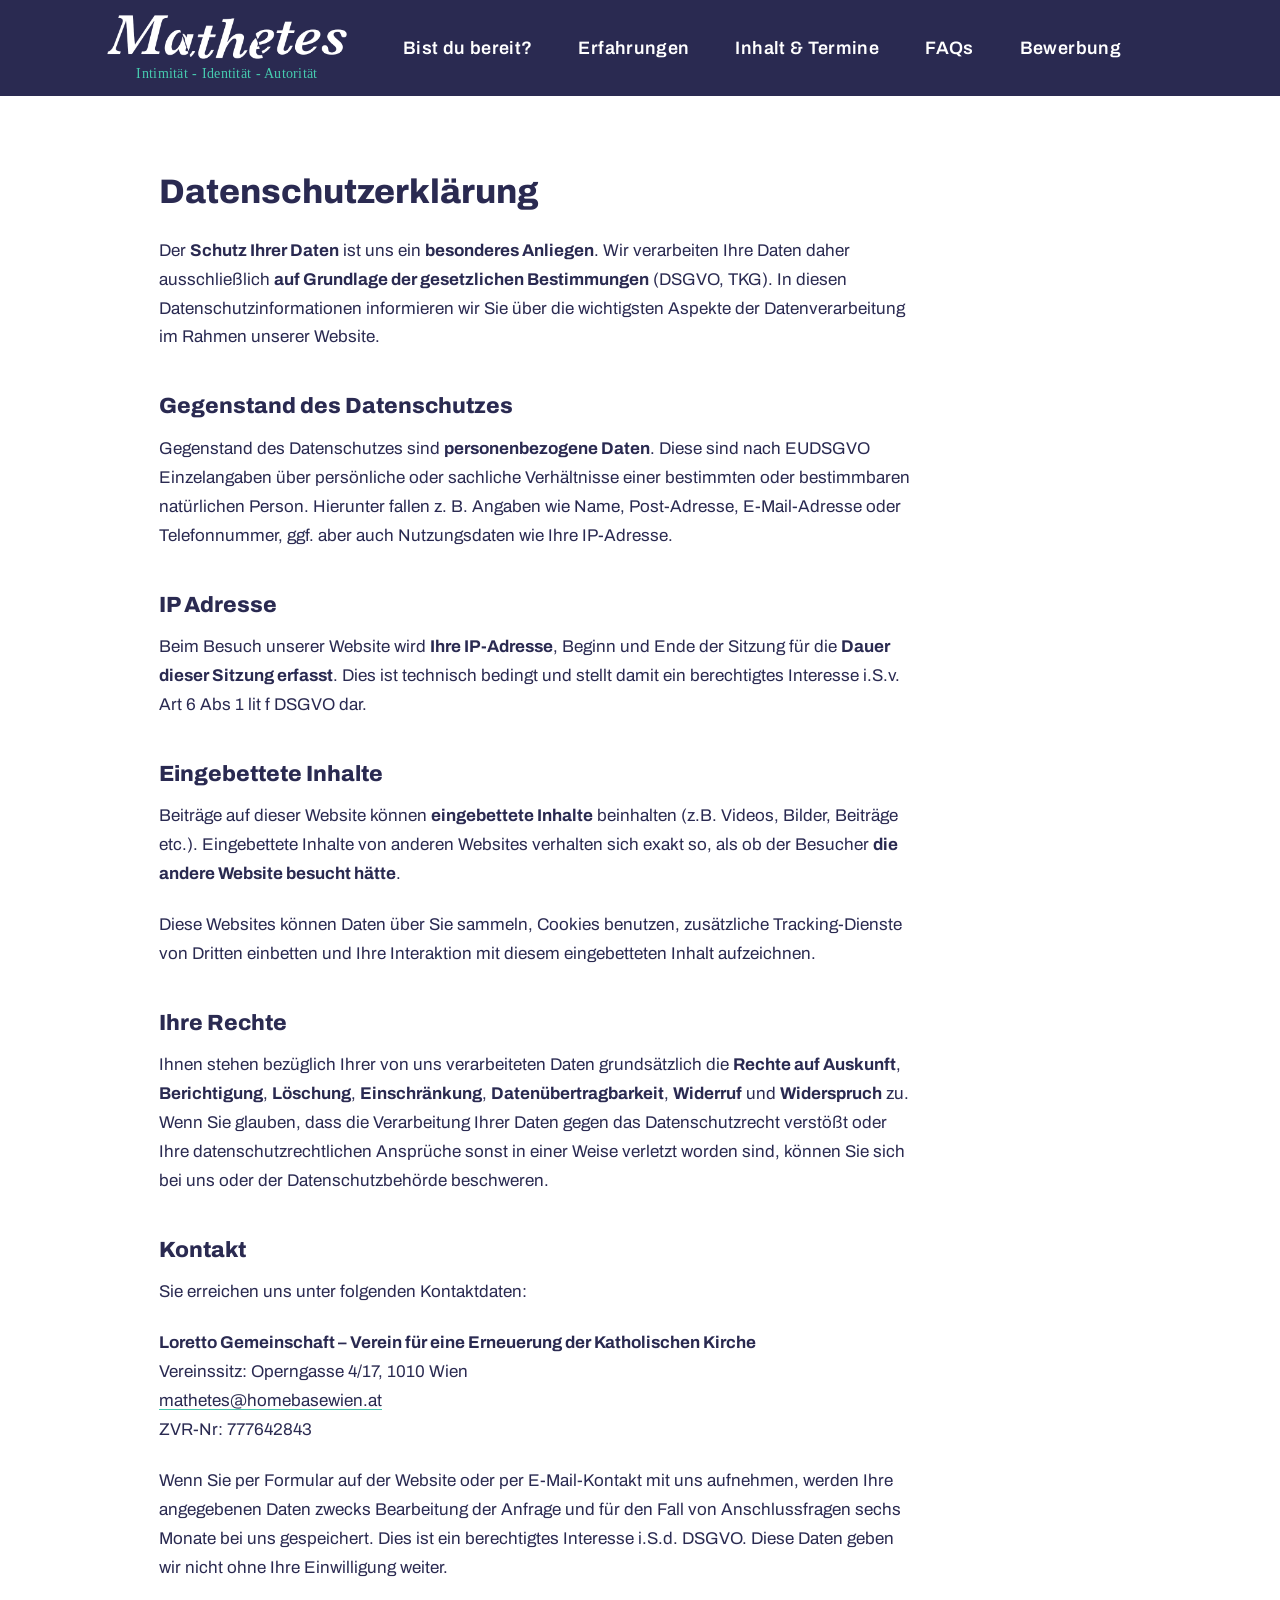
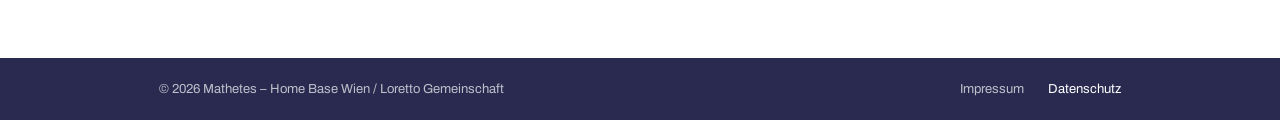
<file: datenschutz.html>
<!doctype html>
<html lang="de">
<head>
<meta charset="utf-8">
<meta name="viewport" content="width=device-width, initial-scale=1">
<title>Datenschutz – Mathetes</title>
<meta name="description" content="Datenschutzerklärung der Mathetes-Website – Home Base Wien / Loretto Gemeinschaft.">
<meta name="theme-color" content="#2a2a51">
<link rel="preload" href="assets/fonts/archivo-latin.woff2" as="font" type="font/woff2" crossorigin>
<link rel="stylesheet" href="css/styles.css">
<script src="js/main.js" defer></script>
</head>
<body>

<header class="site-header">
  <div class="site-header__inner container">
    <a class="site-header__logo" href="index.html" aria-label="Mathetes – zur Startseite">
      <img src="assets/logo-wordmark.png" alt="Mathetes" width="778" height="142">
      <span class="site-header__tagline">Intimität - Identität - Autorität</span>
    </a>
    <button class="nav-toggle" type="button" aria-expanded="false" aria-controls="site-nav" aria-label="Menü öffnen">
      <span class="nav-toggle__bar"></span>
      <span class="nav-toggle__bar"></span>
      <span class="nav-toggle__bar"></span>
    </button>
    <nav class="site-nav" id="site-nav" aria-label="Hauptnavigation">
      <a href="index.html#bereit">Bist du bereit?</a>
      <a href="index.html#erfahrungen">Erfahrungen</a>
      <a href="index.html#termine">Inhalt &amp; Termine</a>
      <a href="index.html#faqs">FAQs</a>
      <a href="index.html#kontakt">Bewerbung</a>
    </nav>
  </div>
</header>

<main id="top">

<article class="section section--light legal">
  <div class="container legal__inner">
    <h1 class="section-title">Datenschutzerklärung</h1>
    <p class="body-text">Der <strong>Schutz Ihrer Daten</strong> ist uns ein <strong>besonderes Anliegen</strong>. Wir verarbeiten Ihre Daten daher ausschließlich <strong>auf Grundlage der gesetzlichen Bestimmungen</strong> (DSGVO, TKG). In diesen Datenschutzinformationen informieren wir Sie über die wichtigsten Aspekte der Datenverarbeitung im Rahmen unserer Website.</p>
    <h2>Gegenstand des Datenschutzes</h2>
    <p class="body-text">Gegenstand des Datenschutzes sind <strong>personenbezogene Daten</strong>. Diese sind nach EUDSGVO Einzelangaben über persönliche oder sachliche Verhältnisse einer bestimmten oder bestimmbaren natürlichen Person. Hierunter fallen z. B. Angaben wie Name, Post-Adresse, E-Mail-Adresse oder Telefonnummer, ggf. aber auch Nutzungsdaten wie Ihre IP-Adresse.</p>
    <h2>IP Adresse</h2>
    <p class="body-text">Beim Besuch unserer Website wird <strong>Ihre IP-Adresse</strong>, Beginn und Ende der Sitzung für die <strong>Dauer dieser Sitzung erfasst</strong>. Dies ist technisch bedingt und stellt damit ein berechtigtes Interesse i.S.v. Art 6 Abs 1 lit f DSGVO dar.</p>
    <h2>Eingebettete Inhalte</h2>
    <p class="body-text">Beiträge auf dieser Website können <strong>eingebettete Inhalte</strong> beinhalten (z.B. Videos, Bilder, Beiträge etc.). Eingebettete Inhalte von anderen Websites verhalten sich exakt so, als ob der Besucher <strong>die andere Website besucht hätte</strong>.</p>
    <p class="body-text">Diese Websites können Daten über Sie sammeln, Cookies benutzen, zusätzliche Tracking-Dienste von Dritten einbetten und Ihre Interaktion mit diesem eingebetteten Inhalt aufzeichnen.</p>
    <h2>Ihre Rechte</h2>
    <p class="body-text">Ihnen stehen bezüglich Ihrer von uns verarbeiteten Daten grundsätzlich die <strong>Rechte auf Auskunft</strong>, <strong>Berichtigung</strong>, <strong>Löschung</strong>, <strong>Einschränkung</strong>, <strong>Datenübertragbarkeit</strong>, <strong>Widerruf</strong> und <strong>Widerspruch</strong> zu. Wenn Sie glauben, dass die Verarbeitung Ihrer Daten gegen das Datenschutzrecht verstößt oder Ihre datenschutzrechtlichen Ansprüche sonst in einer Weise verletzt worden sind, können Sie sich bei uns oder der Datenschutzbehörde beschweren.</p>
    <h2>Kontakt</h2>
    <p class="body-text">Sie erreichen uns unter folgenden Kontaktdaten:</p>
    <p class="body-text"><strong>Loretto Gemeinschaft – Verein für eine Erneuerung der Katholischen Kirche<br /></strong>Vereinssitz: Operngasse 4/17, 1010 Wien<br /><a href="mailto:mathetes@homebasewien.at">mathetes@homebasewien.at</a><br />ZVR-Nr: 777642843</p>
    <p class="body-text">Wenn Sie per Formular auf der Website oder per E-Mail-Kontakt mit uns aufnehmen, werden Ihre angegebenen Daten zwecks Bearbeitung der Anfrage und für den Fall von Anschlussfragen sechs Monate bei uns gespeichert. Dies ist ein berechtigtes Interesse i.S.d. DSGVO. Diese Daten geben wir nicht ohne Ihre Einwilligung weiter.</p>
  </div>
</article>

</main>

<footer class="site-footer">
  <div class="site-footer__inner container">
    <p class="site-footer__copy">&copy; 2026 Mathetes – Home Base Wien / Loretto Gemeinschaft</p>
    <nav class="site-footer__links" aria-label="Rechtliches">
      <a href="impressum.html">Impressum</a>
      <a href="datenschutz.html" aria-current="page">Datenschutz</a>
    </nav>
  </div>
</footer>

</body>
</html>
</file>
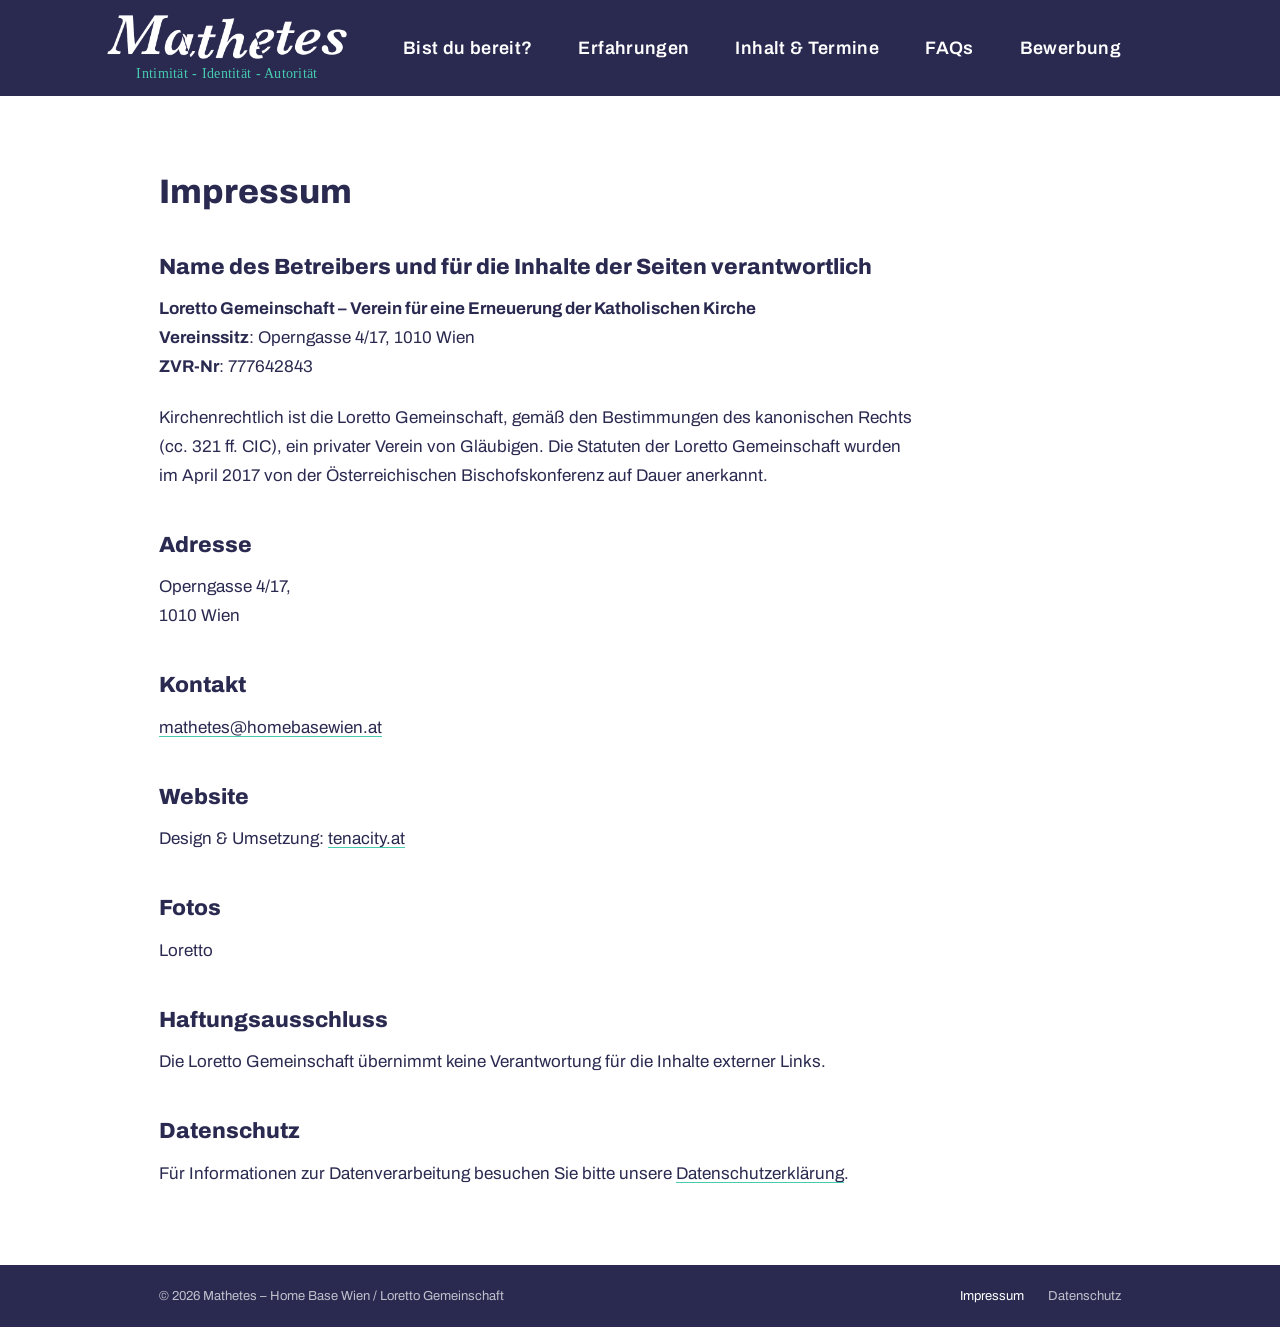
<file: impressum.html>
<!doctype html>
<html lang="de">
<head>
<meta charset="utf-8">
<meta name="viewport" content="width=device-width, initial-scale=1">
<title>Impressum – Mathetes</title>
<meta name="description" content="Impressum der Mathetes-Website – Home Base Wien / Loretto Gemeinschaft.">
<meta name="theme-color" content="#2a2a51">
<link rel="preload" href="assets/fonts/archivo-latin.woff2" as="font" type="font/woff2" crossorigin>
<link rel="stylesheet" href="css/styles.css">
<script src="js/main.js" defer></script>
</head>
<body>

<header class="site-header">
  <div class="site-header__inner container">
    <a class="site-header__logo" href="index.html" aria-label="Mathetes – zur Startseite">
      <img src="assets/logo-wordmark.png" alt="Mathetes" width="778" height="142">
      <span class="site-header__tagline">Intimität - Identität - Autorität</span>
    </a>
    <button class="nav-toggle" type="button" aria-expanded="false" aria-controls="site-nav" aria-label="Menü öffnen">
      <span class="nav-toggle__bar"></span>
      <span class="nav-toggle__bar"></span>
      <span class="nav-toggle__bar"></span>
    </button>
    <nav class="site-nav" id="site-nav" aria-label="Hauptnavigation">
      <a href="index.html#bereit">Bist du bereit?</a>
      <a href="index.html#erfahrungen">Erfahrungen</a>
      <a href="index.html#termine">Inhalt &amp; Termine</a>
      <a href="index.html#faqs">FAQs</a>
      <a href="index.html#kontakt">Bewerbung</a>
    </nav>
  </div>
</header>

<main id="top">

<article class="section section--light legal">
  <div class="container legal__inner">
    <h1 class="section-title">Impressum</h1>
    <h2>Name des Betreibers und für die Inhalte der Seiten verantwortlich</h2>
    <p class="body-text"><strong>Loretto Gemeinschaft – Verein für eine Erneuerung der Katholischen Kirche</strong><br /><strong>Vereinssitz</strong>: Operngasse 4/17, 1010 Wien<br /><strong>ZVR-Nr</strong>: 777642843</p>
    <p class="body-text">Kirchenrechtlich ist die Loretto Gemeinschaft, gemäß den Bestimmungen des kanonischen Rechts (cc. 321 ff. CIC), ein privater Verein von Gläubigen. Die Statuten der Loretto Gemeinschaft wurden im April 2017 von der Österreichischen Bischofskonferenz auf Dauer anerkannt.</p>
    <h2>Adresse</h2>
    <p class="body-text">Operngasse 4/17,<br />1010 Wien</p>
    <h2>Kontakt</h2>
    <p class="body-text"><a href="mailto:mathetes@homebasewien.at">mathetes@homebasewien.at</a></p>
    <h2>Website</h2>
    <p class="body-text">Design &amp; Umsetzung: <a href="https://tenacity.at/" target="_blank" rel="noopener noreferrer">tenacity.at</a></p>
    <h2>Fotos</h2>
    <p class="body-text">Loretto</p>
    <h2>Haftungsausschluss</h2>
    <p class="body-text">Die Loretto Gemeinschaft übernimmt keine Verantwortung für die Inhalte externer Links.</p>
    <h2>Datenschutz</h2>
    <p class="body-text">Für Informationen zur Datenverarbeitung besuchen Sie bitte unsere <a href="datenschutz.html">Datenschutzerklärung</a>.</p>
  </div>
</article>

</main>

<footer class="site-footer">
  <div class="site-footer__inner container">
    <p class="site-footer__copy">&copy; 2026 Mathetes – Home Base Wien / Loretto Gemeinschaft</p>
    <nav class="site-footer__links" aria-label="Rechtliches">
      <a href="impressum.html" aria-current="page">Impressum</a>
      <a href="datenschutz.html">Datenschutz</a>
    </nav>
  </div>
</footer>

</body>
</html>
</file>
<file: css/styles.css>
/* ==========================================================================
   Mathetes – homepage styles
   Desktop values match the approved 1130px mockup; breakpoints at 960px
   (tablet: nav collapses, columns stack) and 600px (phone). Above 1920px
   the page is scaled up and some sections sit side by side (end of file).
   ========================================================================== */

/* Archivo (variable, weights 400–900), self-hosted so no visitor data
   goes to Google. Files from Google Fonts; licence in assets/fonts/OFL.txt */
@font-face {
  font-family: 'Archivo';
  font-style: normal;
  font-weight: 400 900;
  font-display: swap;
  src: url('../assets/fonts/archivo-latin-ext.woff2') format('woff2');
  unicode-range: U+0100-02BA, U+02BD-02C5, U+02C7-02CC, U+02CE-02D7, U+02DD-02FF, U+0304, U+0308, U+0329, U+1D00-1DBF, U+1E00-1E9F, U+1EF2-1EFF, U+2020, U+20A0-20AB, U+20AD-20C0, U+2113, U+2C60-2C7F, U+A720-A7FF;
}
@font-face {
  font-family: 'Archivo';
  font-style: normal;
  font-weight: 400 900;
  font-display: swap;
  src: url('../assets/fonts/archivo-latin.woff2') format('woff2');
  unicode-range: U+0000-00FF, U+0131, U+0152-0153, U+02BB-02BC, U+02C6, U+02DA, U+02DC, U+0304, U+0308, U+0329, U+2000-206F, U+20AC, U+2122, U+2191, U+2193, U+2212, U+2215, U+FEFF, U+FFFD;
}

/* Tinos (same letter widths as Times New Roman) for the early-bird badge,
   self-hosted so the curved lettering fits on every device – Android has no
   Times New Roman and its default serif is too wide. Also used upright for
   the header tagline. Subset to Latin plus German letters; licence in
   assets/fonts/Tinos-OFL.txt. The badge faces use "block" to keep the text
   hidden for a moment rather than flash a wider fallback; the tagline face
   uses "swap" so the header never shows a gap. */
@font-face {
  font-family: 'Tinos';
  font-style: normal;
  font-weight: 400;
  font-display: swap;
  src: url('../assets/fonts/tinos-400-normal.woff2') format('woff2');
}
@font-face {
  font-family: 'Tinos';
  font-style: italic;
  font-weight: 400;
  font-display: block;
  src: url('../assets/fonts/tinos-400-italic.woff2') format('woff2');
}
@font-face {
  font-family: 'Tinos';
  font-style: normal;
  font-weight: 700;
  font-display: block;
  src: url('../assets/fonts/tinos-700-normal.woff2') format('woff2');
}
@font-face {
  font-family: 'Tinos';
  font-style: italic;
  font-weight: 700;
  font-display: block;
  src: url('../assets/fonts/tinos-700-italic.woff2') format('woff2');
}

:root {
  --navy: #2a2a51;
  --green: #46cbaf;
  --white: #ffffff;
  --page-width: 1130px;
  --gutter: 84px;
  --font: 'Archivo', system-ui, sans-serif;
  --zoom: 1;                        /* page scale, raised on wide screens */
  --header-h: 96px;
  --hero-h: 841px;                  /* design height, shrunk to fit the window */
}

*, *::before, *::after { box-sizing: border-box; }

html { scroll-behavior: smooth; }
@media (prefers-reduced-motion: reduce) {
  html { scroll-behavior: auto; }
}

body {
  margin: 0;
  font-family: var(--font);
  background: var(--white);
  color: var(--navy);
  -webkit-text-size-adjust: 100%;
}

img, svg { display: block; max-width: 100%; }

h1, h2, h3, p, figure, blockquote { margin: 0; }

a { color: var(--white); }
a:hover { color: var(--green); }

:focus-visible { outline: 3px solid var(--green); outline-offset: 3px; }

.container {
  max-width: var(--page-width);
  margin: 0 auto;
  padding-left: var(--gutter);
  padding-right: var(--gutter);
}

.section { padding-top: 76px; padding-bottom: 76px; }
.section--light { background: var(--white); }
.section--dark { background: var(--navy); }

.section-title {
  font-weight: 800;
  font-size: 34px;
  line-height: 1.2;
  color: var(--navy);
  margin: 0 0 24px;
}
.section--dark .section-title { color: var(--white); }

.lead {
  font-weight: 800;
  font-size: 22px;
  line-height: 1.3;
  color: var(--navy);
  margin: 0 0 26px;
}

.body-text {
  font-weight: 400;
  font-size: 17px;
  line-height: 1.7;
  color: var(--navy);
  margin: 0 0 22px;
}
.body-text:last-child { margin-bottom: 0; }

.btn {
  display: inline-block;
  font-weight: 700;
  font-size: 15px;
  letter-spacing: 0.02em;
  text-decoration: none;
  color: var(--white);
  background: var(--navy);
  padding: 14px 30px;
}
.btn:hover { color: var(--white); }
.btn--large { padding: 16px 36px; }

.two-col {
  display: flex;
  gap: 56px;
  align-items: flex-start;
}
.two-col > * { flex: 1 1 0; min-width: 0; }

/* ---------- Header / nav ---------- */

.site-header { background: var(--navy); position: relative; z-index: 10; }

.site-header__inner {
  height: var(--header-h);
  display: flex;
  align-items: center;
  justify-content: space-between;
  padding-left: 32px;
}

.site-header__logo {
  --logo-w: 240px;
  flex: none;
  display: flex;
  flex-direction: column;
  align-items: center;
  width: var(--logo-w);
  text-decoration: none;
}
.site-header__logo img { width: 100%; height: auto; max-width: none; }

/* Tagline under the wordmark, sized with it */
.site-header__tagline {
  margin-top: calc(var(--logo-w) * 0.035);
  font-family: 'Tinos', 'Times New Roman', Times, serif;
  font-size: max(10.5px, calc(var(--logo-w) * 0.058));
  line-height: 1;
  letter-spacing: 0.02em;
  white-space: nowrap;
  color: var(--green);
}

.site-nav {
  display: flex;
  align-items: center;
  justify-content: space-between;
  flex: 1;
  margin-left: 56px;
  gap: 24px;
}

.site-nav a {
  font-weight: 600;
  font-size: 18px;
  letter-spacing: 0.02em;
  text-decoration: none;
  white-space: nowrap;
}

.nav-toggle {
  display: none;
  background: none;
  border: 0;
  padding: 10px;
  margin-right: -10px;
  cursor: pointer;
  color: var(--white);
}
.nav-toggle__bar {
  display: block;
  width: 26px;
  height: 3px;
  background: currentColor;
  border-radius: 2px;
  transition: transform 0.2s, opacity 0.2s;
}
.nav-toggle__bar + .nav-toggle__bar { margin-top: 5px; }
.nav-toggle[aria-expanded="true"] .nav-toggle__bar:nth-child(1) { transform: translateY(8px) rotate(45deg); }
.nav-toggle[aria-expanded="true"] .nav-toggle__bar:nth-child(2) { opacity: 0; }
.nav-toggle[aria-expanded="true"] .nav-toggle__bar:nth-child(3) { transform: translateY(-8px) rotate(-45deg); }

/* ---------- Hero ---------- */

/* The header and hero always fit in the window together: the hero keeps its
   design height when there's room and shrinks when the window is shorter,
   but not below 300px (landscape phones). svh is the height with the mobile
   browser bars showing; vh is the fallback for older browsers. */
.hero {
  position: relative;
  height: min(var(--hero-h), max(300px, 100vh / var(--zoom) - var(--header-h)));
  height: min(var(--hero-h), max(300px, 100svh / var(--zoom) - var(--header-h)));
  overflow: hidden;
  background: var(--navy) url(../assets/hero-photo.jpg) center / cover no-repeat;
}

/* Above 1440px, keep the 1440px framing: the hero grows with the width (same
   1440:841 proportions, capped at 1100px tall) and the photo's top crop scales
   with the width so heads stay put. At exactly 1440px this matches "center".
   Viewport units are scaled by the page zoom too, so they're divided by it
   to keep the hero the same height on screen. */
@media (min-width: 1441px) {
  :root { --hero-h: calc(clamp(841px, 58.4vw, 1100px) / var(--zoom)); }
  .hero {
    background-position: center calc(-8.01vw / var(--zoom));
  }
}

.hero::after {
  content: "";
  position: absolute;
  left: 0;
  right: 0;
  bottom: 0;
  height: 64%;
  background: linear-gradient(to top, rgba(30,30,66,0.92) 0%, rgba(30,30,66,0.58) 48%, rgba(30,30,66,0) 100%);
  pointer-events: none;
}

.hero__inner { position: relative; z-index: 1; height: 100%; }

.hero__badge {
  position: absolute;
  z-index: 1;
  top: 32px;
  right: 32px;
  width: 120px;
  height: auto;
}

.hero__title {
  position: absolute;
  left: var(--gutter);
  right: var(--gutter);
  bottom: 70px;
  text-align: center;
  font-weight: 800;
  font-size: 66px;
  line-height: 1.14;
  color: var(--white);
  letter-spacing: -0.01em;
  text-shadow: 0 6px 28px rgba(0,0,0,0.4);
}

.swash { position: relative; display: inline-block; }
.swash svg {
  position: absolute;
  left: -8%;
  width: 116%;
  max-width: none;
  bottom: -0.1em;
  height: 0.62em;
  pointer-events: none;
}
.swash span { position: relative; }

/* ---------- Intro band (turquoise stripe under the hero) ---------- */

.intro-band {
  background: var(--green);
  color: var(--navy);
  padding-top: 30px;
  padding-bottom: 32px;
}

.intro-band__text {
  text-align: center;
  font-weight: 500;
  font-size: 18px;
  line-height: 1.55;
}

/* ---------- Photo strip ---------- */

.photo-strip { position: relative; background: var(--white); padding: 24px 0; }

.photo-strip__track {
  display: flex;
  gap: 12px;
  overflow-x: auto;
  scroll-snap-type: x proximity;
  -webkit-overflow-scrolling: touch;
}

.photo-strip__track img {
  flex: 0 0 320px;
  width: 320px;
  height: 240px;
  object-fit: cover;
  scroll-snap-align: start;
}

/* Auto-scrolling marquee, switched on by main.js (not with reduced motion).
   The images are duplicated, so sliding the track by -50% loops seamlessly;
   padding-right matches the gap so both halves are exactly equal. */
.photo-strip.is-animated { overflow: hidden; }

.photo-strip.is-animated .photo-strip__track {
  width: max-content;
  overflow: visible;
  padding-right: 12px;
  animation: photo-marquee 70s linear infinite;
}

/* Hovering the photos pauses them, but only with a real pointer: touch
   browsers keep :hover stuck after a tap, which would stop it for good. The
   button sits beside the track, so pressing play doesn't count as hovering. */
.photo-strip.is-paused .photo-strip__track {
  animation-play-state: paused;
}
@media (hover: hover) {
  .photo-strip.is-animated .photo-strip__track:hover {
    animation-play-state: paused;
  }
}

@keyframes photo-marquee {
  to { transform: translateX(-50%); }
}

.photo-strip__pause {
  position: absolute;
  right: 16px;
  bottom: 36px;
  width: 36px;
  height: 36px;
  border: 0;
  background: none;
  cursor: pointer;
  padding: 0;
  -webkit-appearance: none;
  appearance: none;
  -webkit-tap-highlight-color: transparent;
}

/* The circle is drawn in SVG rather than with border-radius: iOS WebKit
   intermittently loses the rounded clip over the animating strip and paints
   the translucent background as a rectangle past the circle. */
.photo-strip__pause svg { display: block; width: 100%; height: 100%; }
.photo-strip__pause-bg { fill: rgba(42,42,81,0.6); stroke: var(--white); stroke-width: 2; }
@media (hover: hover) {
  .photo-strip__pause:hover .photo-strip__pause-bg { fill: var(--navy); }
}

/* Pause icon (two bars); becomes a play triangle while paused */
.photo-strip__pause-icon { fill: var(--white); }
.photo-strip__pause-play,
.photo-strip__pause[aria-pressed="true"] .photo-strip__pause-bars { display: none; }
.photo-strip__pause[aria-pressed="true"] .photo-strip__pause-play { display: inline; }

/* ---------- Intro ---------- */

.intro .section-title { margin-bottom: 24px; }
.intro__illustration { width: 100%; height: auto; margin: 0 0 28px; }

/* ---------- Testimonials ---------- */

.testimonials { padding-top: 72px; padding-bottom: 96px; }

.testimonials__grid {
  display: grid;
  grid-template-columns: repeat(2, minmax(0, 457px));
  justify-content: space-between;
  align-items: start;
  padding-bottom: 30px;
}

/* Staggered offsets from the mockup */
.testimonials__grid > :nth-child(1) { margin-top: 6px; }
.testimonials__grid > :nth-child(2) { margin-top: 20px; }
.testimonials__grid > :nth-child(3) { margin-top: 34px; }
.testimonials__grid > :nth-child(4) { margin-top: 20px; }
.testimonials__grid > :nth-child(5) { margin-top: 36px; }
.testimonials__grid > :nth-child(6) { margin-top: 30px; }

/* Speech bubble, built on the mockup's 620×430 drawing: the body is a
   bordered box (grows taller if a quote needs more room) and the tail is a
   fixed-shape SVG hung below it. All sizes scale with the bubble's width. */
.bubble {
  position: relative;
  width: 100%;
  container-type: inline-size;
  padding: 2.58% 2.58% 15.48%;      /* 16 / 96 of 620 */
}

.bubble__content {
  aspect-ratio: 588 / 318;          /* minimum height; grows with content */
  display: flex;
  flex-direction: column;
  justify-content: center;
  text-align: center;
  padding: 16px 6.5%;
  border: 1.36cqw solid var(--green);          /* 8 of 588 */
  border-radius: 9.18cqw;                      /* 54 of 588 */
}

.bubble__tail {
  position: absolute;
  left: 8.06%;                      /* 50 of 620 */
  top: 100%;
  margin-top: -17.74%;              /* 110 of 620 */
  width: 17.74%;
  height: auto;
  overflow: visible;
}
.bubble__tail rect { fill: var(--navy); }
.bubble__tail path {
  fill: none;
  stroke: var(--green);
  stroke-width: 8;
  stroke-linejoin: round;
  stroke-linecap: round;
}

.bubble__quote {
  font-weight: 400;
  font-size: 16px;
  line-height: 1.55;
  color: var(--green);
  margin: 0;
}

/* Attribution under the bubble, lined up with the bubble's left edge: the
   name in white, the role on the line below */
.bubble__author,
.video-bubble__caption {
  margin: 12px 0 0;
  padding-left: 3%;
  text-align: left;
}

.bubble__name {
  display: block;
  font-weight: 700;
  font-size: 18px;
  line-height: 1.3;
  color: var(--white);
}

.bubble__role {
  display: block;
  margin-top: 2px;
  font-weight: 400;
  font-style: italic;
  font-size: 13px;
  color: var(--green);
  opacity: 0.85;
}

.video-bubble {
  position: relative;
  width: 340px;
  max-width: 100%;
  justify-self: start;
  margin-left: 58px;
}

/* Square thumbnail inside the bubble outline (viewBox 620×708). The margin
   is a % of the width, so it tracks the drawing: 50 / 620 from the top. */
.video-bubble__frame {
  position: absolute;
  top: 0;
  left: 9%;
  right: 9%;
  margin-top: 8.06%;
  aspect-ratio: 1;
  overflow: hidden;
  border-radius: 14px;
}

.video-bubble__frame img { width: 100%; height: 100%; object-fit: cover; }

.play-icon {
  position: absolute;
  top: 50%;
  left: 50%;
  width: 62px;
  height: 62px;
  margin: -31px 0 0 -31px;
  border-radius: 50%;
  background: rgba(42,42,81,0.5);
  border: 3px solid var(--green);
  transition: background-color 0.2s;
}
.play-icon::after {
  content: "";
  position: absolute;
  top: 50%;
  left: 50%;
  margin: -11px 0 0 -7px;
  border-top: 11px solid transparent;
  border-bottom: 11px solid transparent;
  border-left: 18px solid var(--green);
}
.video-bubble__frame:hover .play-icon { background: var(--navy); }

/* Video popup: one <dialog> shared by both videos (js/main.js). Close
   button above the video so it never covers the player's own controls. */
html:has(.video-modal[open]) { overflow: hidden; }

.video-modal {
  --video-max-h: 848px;             /* native height of the current files */
  padding: 0;
  border: 0;
  background: transparent;
  max-width: none;
  max-height: none;
  overflow: visible;
}
.video-modal[open] {
  display: flex;
  flex-direction: column;
  align-items: flex-end;
  gap: 12px;
}
.video-modal::backdrop { background: rgba(42,42,81,0.85); }
/* Takes focus on open instead of the ✕ button (js/main.js) */
.video-modal:focus { outline: none; }

.video-modal__close {
  position: relative;
  flex: none;
  width: 44px;
  height: 44px;
  padding: 0;
  border: 2px solid var(--green);
  border-radius: 50%;
  background: transparent;
  cursor: pointer;
  transition: background-color 0.2s;
}
.video-modal__close::before,
.video-modal__close::after {
  content: "";
  position: absolute;
  top: 50%;
  left: 50%;
  width: 18px;
  height: 2px;
  margin: -1px 0 0 -9px;
  background: var(--green);
  transform: rotate(45deg);
}
.video-modal__close::after { transform: rotate(-45deg); }
.video-modal__close:hover { background: var(--green); }
.video-modal__close:hover::before,
.video-modal__close:hover::after { background: var(--navy); }

/* Never upscale past the file's native size; never crop (burnt-in captions) */
.video-modal__video {
  display: block;
  aspect-ratio: var(--video-aspect, 480 / 848);
  height: min(var(--video-max-h), calc(88vh - 56px));
  height: min(var(--video-max-h), calc(88dvh - 56px));
  width: auto;
  max-width: 92vw;
  object-fit: contain;
  border-radius: 14px;
  background: #000;
}

/* ---------- Inhalt & Termine ---------- */

.schedule .section-title { margin-bottom: 40px; }

/* Key facts: two navy cards; the early-bird badge (turquoise blob with
   serif lettering) sits over the top right of the deadline card. */
.key-facts {
  display: grid;
  grid-template-columns: repeat(2, minmax(0, 1fr));
  gap: 28px;
  margin-top: 56px;
}
/* Extra room above for the badge; the class is dropped when the offer ends */
.key-facts--badged { margin-top: 96px; }

.key-facts__card {
  position: relative;
  display: flex;
  flex-direction: column;
  justify-content: center;
  min-height: 150px;
  padding: 32px 40px;
  border-radius: 18px;
  background: var(--navy);
  color: var(--white);
}
.key-facts--badged .key-facts__card:first-child { padding-right: 176px; }

.key-facts__label {
  font-weight: 700;
  font-size: 13px;
  letter-spacing: 0.08em;
  text-transform: uppercase;
  color: var(--green);
  margin-bottom: 6px;
}
.key-facts__value { font-weight: 800; font-size: 30px; line-height: 1.15; }
.key-facts__detail { font-weight: 500; font-size: 17px; line-height: 1.4; margin-top: 4px; opacity: 0.85; }

.key-facts__badge {
  position: absolute;
  top: -72px;
  right: -24px;
  width: 200px;
  aspect-ratio: 470 / 450;
  transform: rotate(-7deg);
}
.key-facts__badge svg { width: 100%; height: 100%; overflow: visible; }
.key-facts__badge text {
  font-family: 'Tinos', 'Times New Roman', Times, serif;
  fill: var(--navy);
}
.key-facts__badge-arc { font-size: 44px; font-style: italic; font-weight: 700; letter-spacing: 0.5px; }
.key-facts__badge-big { font-size: 54px; font-weight: 700; }
.key-facts__badge-small { font-size: 36px; font-style: italic; }
.key-facts__swirl {
  fill: none;
  stroke: var(--navy);
  stroke-width: 9;
  stroke-linecap: round;
  stroke-linejoin: round;
}
.key-facts__swirl--thin { stroke-width: 7; }

.visually-hidden {
  position: absolute;
  width: 1px;
  height: 1px;
  overflow: hidden;
  clip: rect(0 0 0 0);
  white-space: nowrap;
}

.dates__heading {
  font-weight: 700;
  font-size: 13px;
  letter-spacing: 0.05em;
  text-transform: uppercase;
  color: var(--navy);
  opacity: 0.6;
  margin: 0 0 14px;
}

.dates { list-style: none; margin: 0; padding: 0; }

.dates li {
  display: flex;
  align-items: baseline;
  gap: 12px;
  padding: 9px 0;
  border-bottom: 1px solid rgba(42,42,81,0.12);
  font-size: 15px;
  color: var(--navy);
}

.dates__num { font-weight: 700; color: var(--green); width: 34px; flex-shrink: 0; }
.dates__day { font-weight: 500; flex: 1; }
.dates__time { font-weight: 400; font-size: 13px; opacity: 0.65; flex-shrink: 0; }

/* ---------- FAQ ---------- */

.faq { border-top: 1px solid rgba(255,255,255,0.18); }
.faq__item { border-bottom: 1px solid rgba(255,255,255,0.18); }
.faq__item h3 { margin: 0; font: inherit; }

.faq__toggle {
  width: 100%;
  text-align: left;
  background: none;
  border: none;
  padding: 22px 0;
  display: flex;
  align-items: center;
  justify-content: space-between;
  gap: 20px;
  cursor: pointer;
  font-family: var(--font);
  font-weight: 700;
  font-size: 17px;
  color: var(--white);
}

.faq__icon {
  font-size: 22px;
  font-weight: 400;
  color: var(--green);
  flex-shrink: 0;
  line-height: 1;
}

.faq__answer {
  margin: 0 0 24px;
  padding: 20px 24px;
  background: var(--white);
  font-weight: 400;
  font-size: 15px;
  line-height: 1.75;
  color: var(--navy);
}

/* ---------- Kontakt CTA ---------- */

.cta {
  background: var(--green);
  padding-top: 96px;
  padding-bottom: 96px;
  text-align: center;
}

.cta__inner { max-width: 720px; margin: 0 auto; }

.cta__title {
  font-weight: 800;
  font-size: 32px;
  line-height: 1.3;
  color: var(--navy);
  margin: 0 0 20px;
}

.cta__text {
  font-weight: 400;
  font-size: 17px;
  line-height: 1.6;
  color: var(--navy);
  margin: 0 0 36px;
}

/* ---------- Kernteam ---------- */

/* Figures deliberately overhang their columns (see below); clip the
   transparent overhang so it can't cause sideways scrolling on phones. */
.team { overflow-x: clip; }
.team .section-title { text-align: center; margin-bottom: 48px; }

.team__grid {
  display: grid;
  grid-template-columns: repeat(4, minmax(0, 1fr));
  gap: 40px 24px;
}

/* The blob artwork has lots of transparent margin, so the 300px figure is
   allowed to be wider than its column and is centred over the name. */
.team-member {
  display: flex;
  flex-direction: column;
  align-items: center;
  text-align: center;
}

.team-member__figure {
  position: relative;
  flex: none;
  width: min(300px, 135%);
  aspect-ratio: 300 / 252;
  transform: translateX(5%);        /* portrait sits 15px left of centre in the artwork */
}

.team-member__figure svg {
  position: absolute;
  inset: 0;
  width: 100%;
  height: 100%;
  max-width: none;
}

.team-member__figure img {
  position: absolute;
  left: 13.33%;
  top: 13.49%;
  width: 63.33%;
  height: auto;
}

.team-member__name {
  font-weight: 700;
  font-size: 16px;
  color: var(--navy);
  margin-top: 20px;
}

/* ---------- Legal pages (Impressum, Datenschutz) ---------- */

.legal__inner > * { max-width: 760px; }

.legal h2 {
  font-weight: 800;
  font-size: 22px;
  line-height: 1.3;
  color: var(--navy);
  margin: 40px 0 14px;
}

.legal h3 {
  font-weight: 700;
  font-size: 18px;
  line-height: 1.4;
  color: var(--navy);
  margin: 28px 0 10px;
}

.legal ul {
  margin: 0 0 22px;
  padding-left: 1.2em;
  font-size: 17px;
  line-height: 1.7;
}

.legal a { color: var(--navy); text-decoration-color: var(--green); text-underline-offset: 3px; overflow-wrap: anywhere; }
.legal a:hover { color: var(--green); }

.site-footer a[aria-current="page"] { opacity: 1; }

/* ---------- Footer ---------- */

.site-footer { background: var(--navy); }

.site-footer__inner {
  padding-top: 24px;
  padding-bottom: 24px;
  display: flex;
  align-items: center;
  justify-content: space-between;
  gap: 16px 24px;
  font-size: 13px;
}

.site-footer__copy,
.site-footer a {
  font-weight: 400;
  color: var(--white);
  opacity: 0.7;
  text-decoration: none;
}
.site-footer a:hover { color: var(--white); opacity: 1; }

.site-footer__links { display: flex; gap: 24px; }

/* ==========================================================================
   Wide screens (over 1920px): scale the whole page up so it doesn't look
   lost in the middle, widen it, and put some sections side by side
   ========================================================================== */

@media (min-width: 1921px) {
  :root { --zoom: 1.1; --page-width: 1640px; --gutter: 96px; }
  html { zoom: var(--zoom); }

  /* The popup sizes itself to the viewport, so undo the zoom inside it */
  .video-modal { zoom: calc(1 / var(--zoom)); }

  /* Testimonials: three across, both videos in the middle column */
  .testimonials__grid {
    grid-template-columns: minmax(0, 457px) minmax(0, 340px) minmax(0, 457px);
    row-gap: 24px;
  }
  .testimonials__grid > :nth-child(1) { grid-area: 1 / 1; margin-top: 0; }
  .testimonials__grid > :nth-child(2) { grid-area: 1 / 3; margin-top: 16px; }
  .testimonials__grid > :nth-child(3) { grid-area: 1 / 2; margin-top: 44px; }
  .testimonials__grid > :nth-child(4) { grid-area: 2 / 2; margin-top: 28px; }
  .testimonials__grid > :nth-child(5) { grid-area: 2 / 1; margin-top: 20px; }
  .testimonials__grid > :nth-child(6) { grid-area: 2 / 3; margin-top: 36px; }
  .video-bubble { justify-self: center; margin-left: 0; }

  /* Inhalt & Termine: text | dates | key facts */
  .schedule .container {
    display: grid;
    grid-template-columns: minmax(0, 2fr) minmax(0, 1fr);
    column-gap: 64px;
  }
  .schedule .section-title { grid-column: 1 / -1; }
  .key-facts,
  .key-facts--badged {
    grid-column: 2;
    grid-template-columns: minmax(0, 1fr);
    align-content: start;
    margin-top: 72px;
  }

  /* FAQs: the two halves side by side, each opening on its own */
  .faq {
    display: grid;
    grid-template-columns: repeat(2, minmax(0, 1fr));
    column-gap: 64px;
    align-items: start;
    border-top: 0;
  }
  .faq__col { border-top: 1px solid rgba(255,255,255,0.18); }

  .team__grid { column-gap: 64px; }
}

@media (min-width: 2100px) { :root { --zoom: 1.2; } }
@media (min-width: 2400px) { :root { --zoom: 1.3; } }

/* ==========================================================================
   Narrow desktop: tighten the header so the full nav still fits beside
   the logo without squashing it
   ========================================================================== */

@media (max-width: 1100px) {
  .site-header__inner { padding-right: 32px; }
  .site-header__logo { --logo-w: 200px; }
  .site-nav { margin-left: 32px; gap: 16px; }
}

/* ==========================================================================
   Tablet
   ========================================================================== */

@media (max-width: 960px) {
  :root { --gutter: 40px; --header-h: 80px; --hero-h: 620px; }

  .site-header__inner { padding-left: 24px; padding-right: var(--gutter); }
  .site-header__logo { --logo-w: 192px; }

  .nav-toggle { display: block; }

  .site-nav {
    display: none;
    position: absolute;
    top: 100%;
    left: 0;
    right: 0;
    margin: 0;
    flex-direction: column;
    align-items: stretch;
    gap: 0;
    background: var(--navy);
    border-top: 1px solid rgba(255,255,255,0.12);
    padding: 8px var(--gutter) 20px;
    box-shadow: 0 12px 24px rgba(0,0,0,0.25);
  }
  .site-nav.is-open { display: flex; }
  .site-nav a { padding: 14px 0; font-size: 17px; }
  .site-nav a + a { border-top: 1px solid rgba(255,255,255,0.1); }

  .hero__badge { width: 96px; top: 24px; right: 24px; }
  .hero__title { font-size: 52px; bottom: 56px; }

  .intro-band__break { display: none; }

  .two-col { flex-direction: column; gap: 48px; }
  .two-col > * { flex: none; width: 100%; }

  /* Stacked columns: the illustration sits beside the text that follows it */
  .intro .two-col > * { display: flow-root; }
  .intro__illustration { float: right; width: 46%; margin: 4px 0 16px 32px; }

  .testimonials__grid {
    grid-template-columns: minmax(0, 457px);
    justify-content: center;
    row-gap: 32px;
    padding-bottom: 0;
  }
  .testimonials__grid > :nth-child(n) { margin-top: 0; }
  .video-bubble { justify-self: center; margin-left: 0; }

  .team__grid { grid-template-columns: repeat(2, minmax(0, 1fr)); }

  .key-facts { grid-template-columns: minmax(0, 1fr); gap: 14px; margin-top: 48px; }
  .key-facts--badged { margin-top: 88px; }
  .key-facts__badge { right: -16px; }
}

/* Too narrow to wrap text beside the illustration: centre it instead */
@media (max-width: 720px) {
  .intro__illustration { float: none; width: 100%; max-width: 400px; margin: 0 auto 28px; }
}

/* ==========================================================================
   Phone
   ========================================================================== */

@media (max-width: 600px) {
  :root { --gutter: 20px; --header-h: 72px; --hero-h: 520px; }

  .site-header__inner { padding-left: var(--gutter); }
  .site-header__logo { --logo-w: 166px; }

  .section { padding-top: 56px; padding-bottom: 56px; }
  .testimonials { padding-top: 56px; padding-bottom: 64px; }
  .cta { padding-top: 64px; padding-bottom: 64px; }

  .hero__badge { width: 76px; top: 16px; right: 16px; }
  .hero__title { font-size: 38px; bottom: 40px; }

  .photo-strip { padding: 16px 0; }
  .photo-strip__track { gap: 8px; }
  .photo-strip__track img { flex-basis: 260px; width: 260px; height: 195px; }
  .photo-strip.is-animated .photo-strip__track { padding-right: 8px; animation-duration: 55s; }
  .photo-strip__pause { right: 12px; bottom: 26px; }

  .intro-band { padding-top: 20px; padding-bottom: 22px; }
  .intro-band__text { font-size: 14px; line-height: 1.5; }

  .faq__answer { padding: 16px 18px; }

  .legal h2 { font-size: 20px; margin-top: 32px; }
  .legal ul { font-size: 16px; }

  .section-title { font-size: 28px; }
  .lead { font-size: 19px; }
  .body-text { font-size: 16px; }
  .cta__title { font-size: 25px; }
  .cta__text { font-size: 16px; }

  .bubble__quote { font-size: 15px; }

  /* Video popup fills the screen */
  .video-modal {
    width: 100%;
    height: 100%;
    margin: 0;
    padding: env(safe-area-inset-top) env(safe-area-inset-right)
             env(safe-area-inset-bottom) env(safe-area-inset-left);
    background: #000;
  }
  .video-modal[open] { gap: 0; }
  /* Over the top right of the video, so the video gets the full height */
  .video-modal__close {
    position: absolute;
    z-index: 1;
    /* Low enough to clear the native player's top row (mute etc. on iOS) */
    top: calc(max(12px, env(safe-area-inset-top)) + 24px);
    right: max(12px, env(safe-area-inset-right));
    background: rgba(42,42,81,0.6);
  }
  .video-modal__video {
    flex: 1;
    min-height: 0;
    width: 100%;
    height: auto;
    max-width: none;
    aspect-ratio: auto;
    border-radius: 0;
  }

  .faq__toggle { font-size: 16px; padding: 18px 0; }

  .team__grid { gap: 32px 16px; }
  .team-member__name { font-size: 15px; margin-top: 12px; }

  .key-facts { margin-top: 40px; }
  .key-facts--badged { margin-top: 80px; }
  .key-facts__card { min-height: 0; padding: 24px 22px; }
  .key-facts--badged .key-facts__card:first-child { padding-top: 34px; padding-right: 22px; }
  .key-facts__value { font-size: 23px; }
  .key-facts__detail { font-size: 16px; }
  .key-facts__badge { width: 166px; top: -84px; right: -10px; }

  .site-footer__inner { flex-direction: column; align-items: flex-start; }
}
</file>
